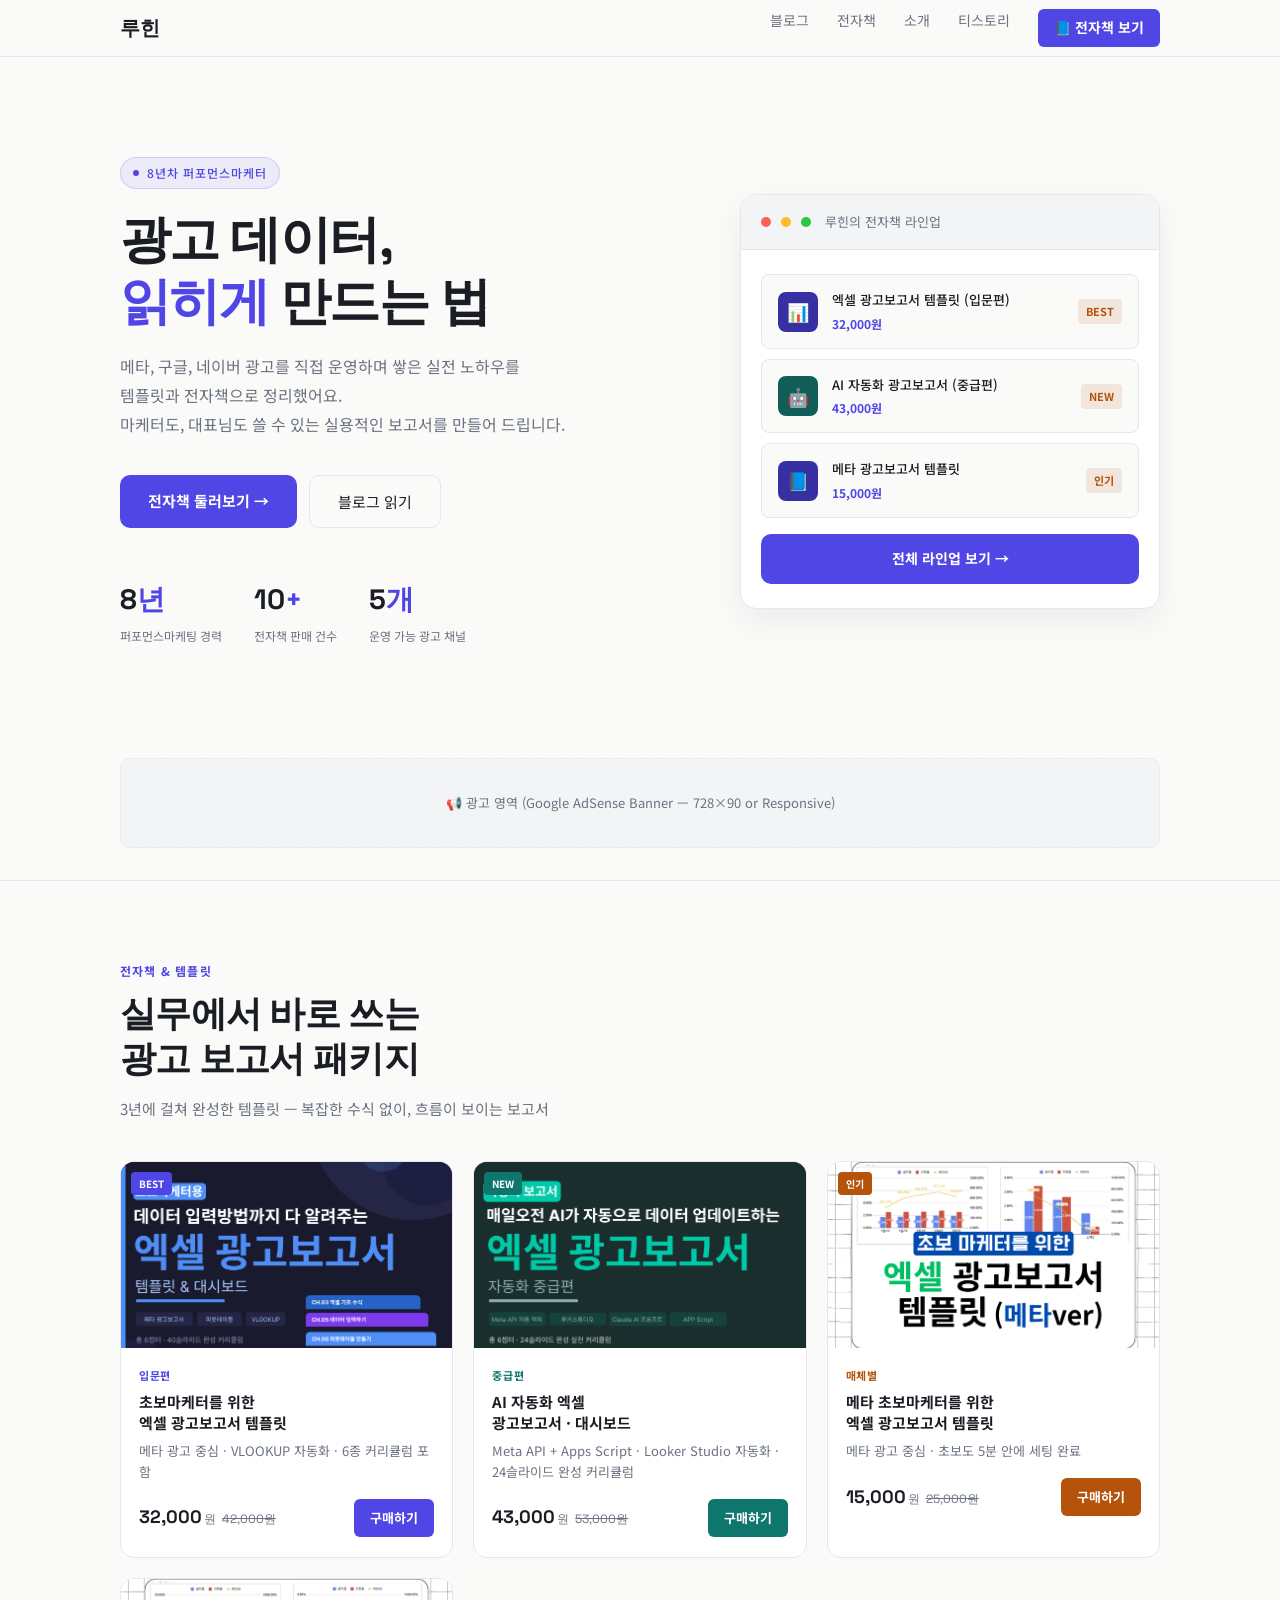
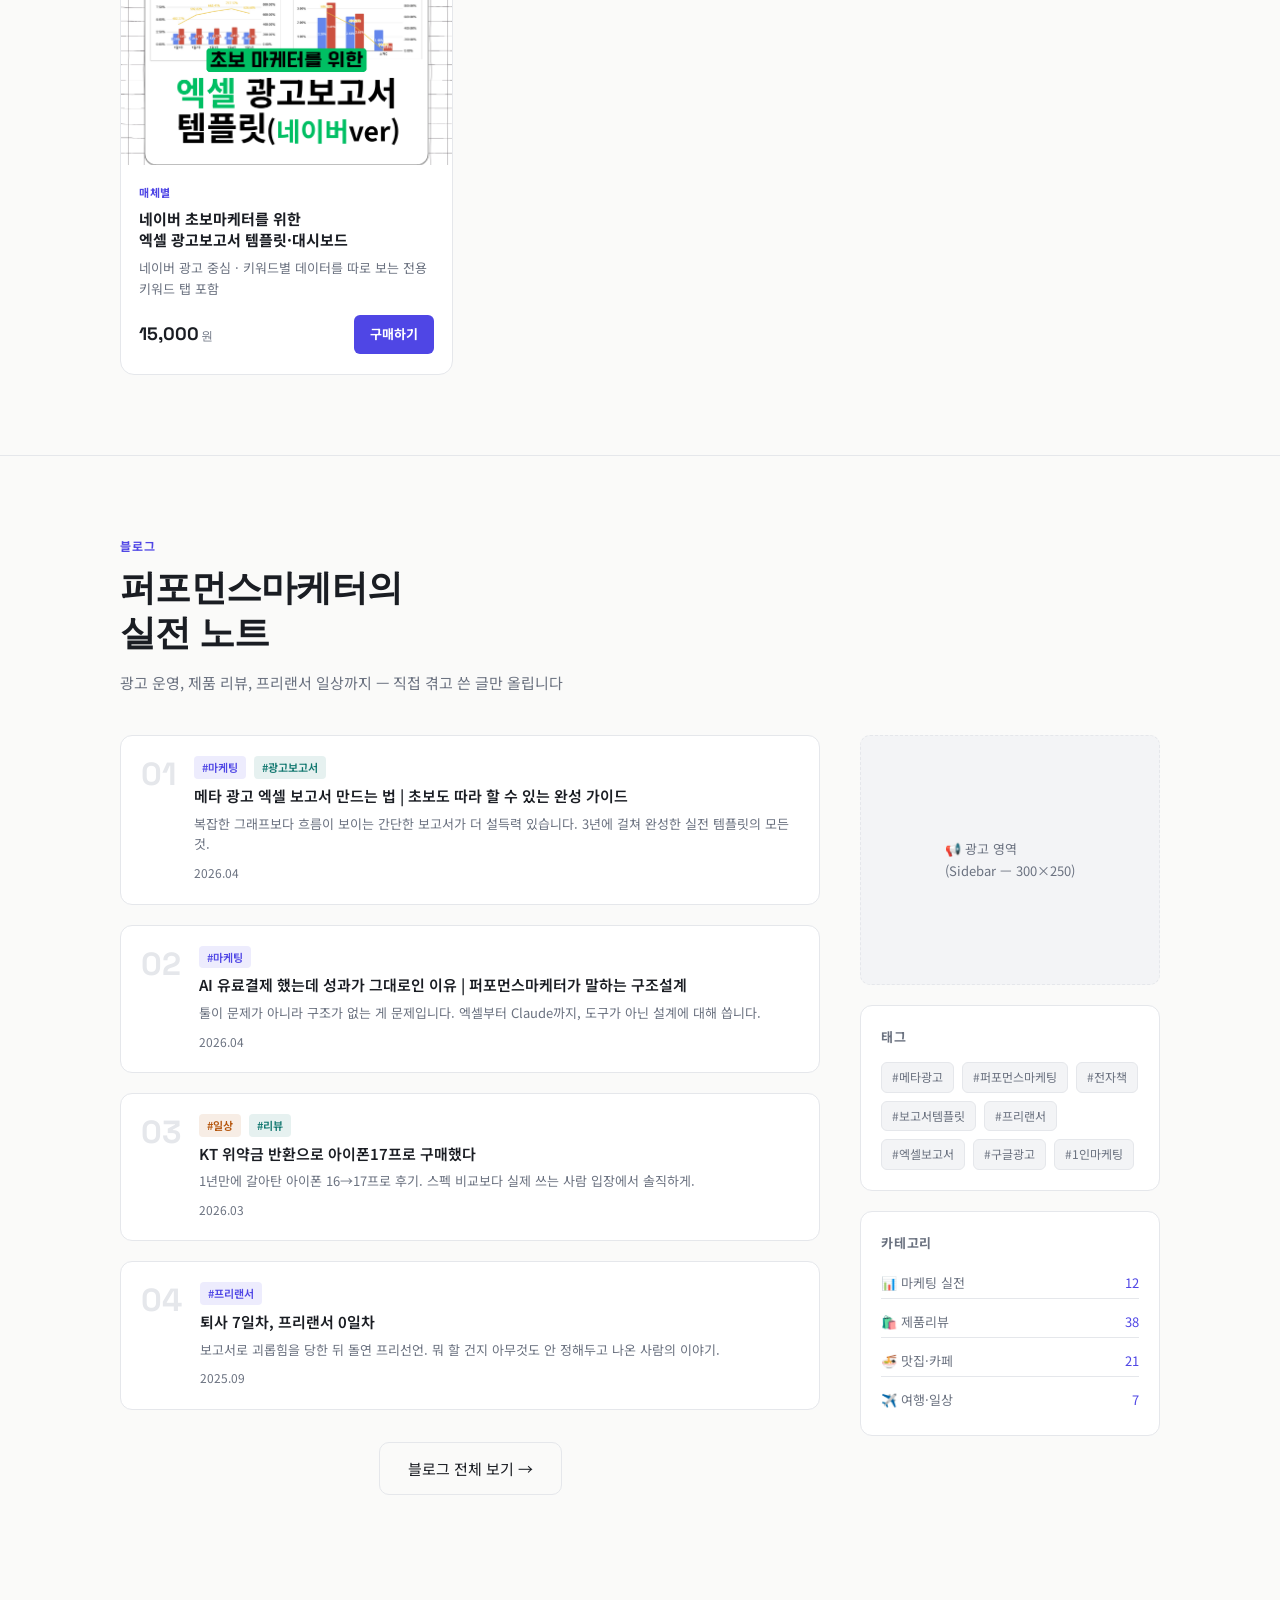
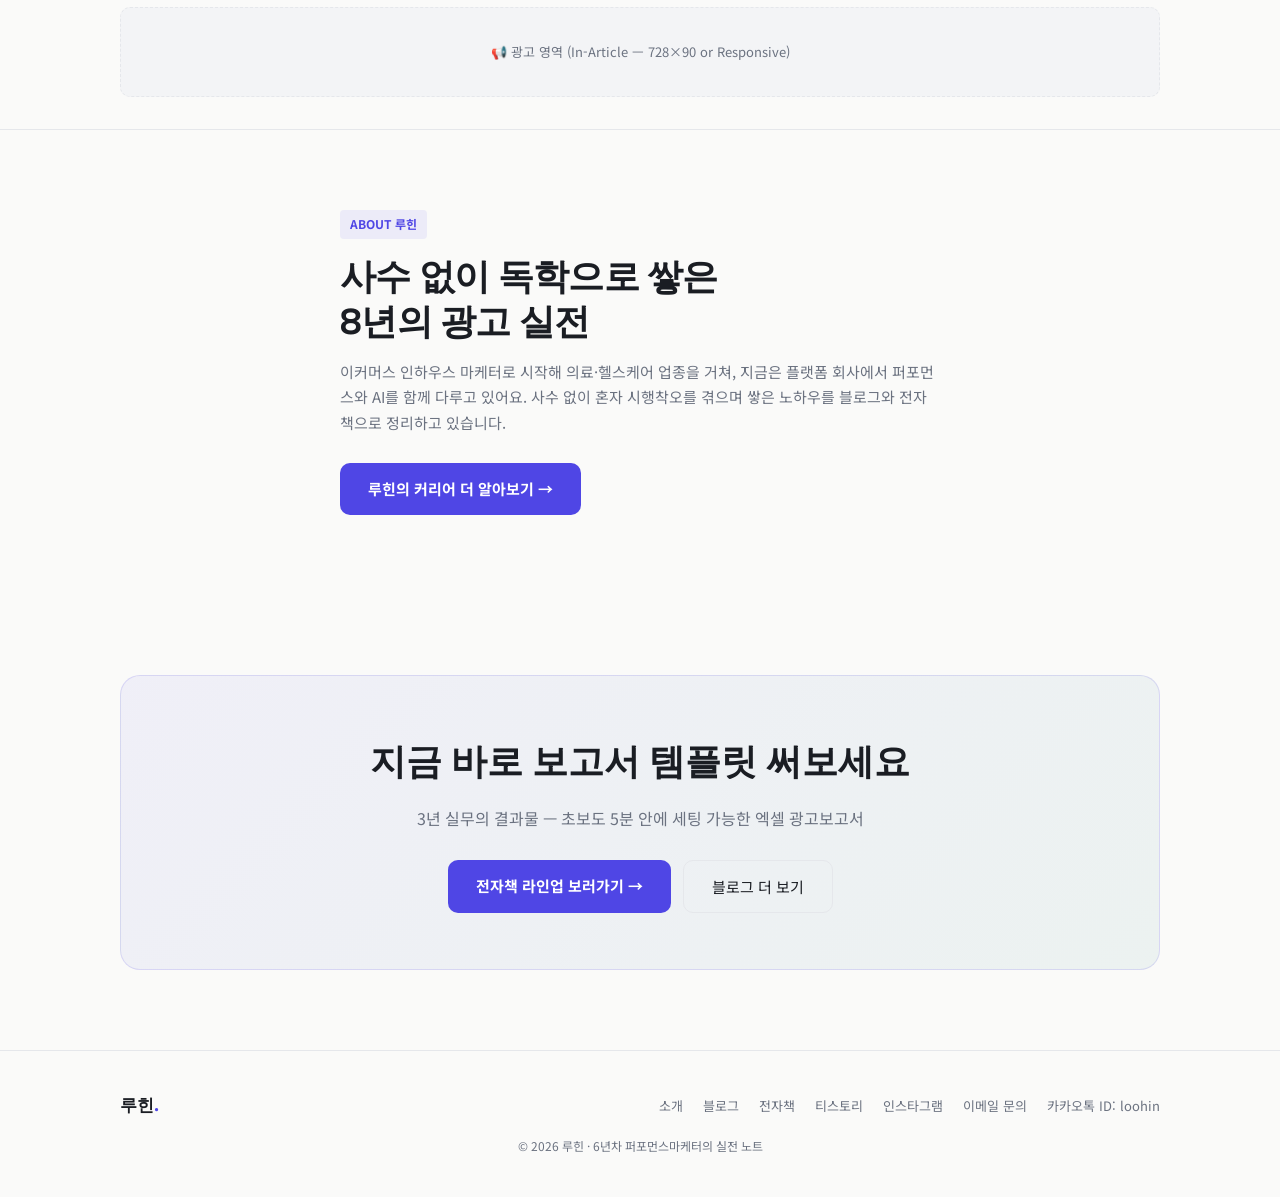
<file: index.html>
<!DOCTYPE html>
<html lang="ko">
<head>
<!-- Google Tag Manager -->
<script>(function(w,d,s,l,i){w[l]=w[l]||[];w[l].push({'gtm.start':
new Date().getTime(),event:'gtm.js'});var f=d.getElementsByTagName(s)[0],
j=d.createElement(s),dl=l!='dataLayer'?'&l='+l:'';j.async=true;j.src=
'https://www.googletagmanager.com/gtm.js?id='+i+dl;f.parentNode.insertBefore(j,f);
})(window,document,'script','dataLayer','GTM-K3PRHF26');</script>
<!-- End Google Tag Manager -->
  <meta charset="UTF-8" />
  <meta name="viewport" content="width=device-width, initial-scale=1.0" />
  <title>루힌 | 퍼포먼스마케터의 실전 노트</title>
  <meta name="description" content="6년차 퍼포먼스마케터 루힌의 마케팅 실전 노하우, 광고보고서 템플릿, 전자책 판매 페이지입니다." />
  <meta name="naver-site-verification" content="7a89698835a9684fa74a0b2531ac70e9eb70f420" />
  <meta name="google-adsense-account" content="ca-pub-1051620962597304">
  <!-- Google Fonts -->
  <link rel="preconnect" href="https://fonts.googleapis.com" />
  <link rel="preconnect" href="https://fonts.gstatic.com" crossorigin />
  <link href="https://fonts.googleapis.com/css2?family=Noto+Sans+KR:wght@300;400;500;700&family=Space+Grotesk:wght@500;700&display=swap" rel="stylesheet" />

  <!-- ★ 애드센스 스크립트 자리 (실제 코드로 교체) -->
  <!-- <script async src="https://pagead2.googlesyndication.com/pagead/js/adsbygoogle.js?client=ca-pub-XXXXXXXXXXXXXXXX" crossorigin="anonymous"></script> -->

  <link rel="stylesheet" href="/style.css" />
  <!-- (styles moved to /style.css) -->
</head>
<body>
<!-- Google Tag Manager (noscript) -->
<noscript><iframe src="https://www.googletagmanager.com/ns.html?id=GTM-K3PRHF26"
height="0" width="0" style="display:none;visibility:hidden"></iframe></noscript>
<!-- End Google Tag Manager (noscript) -->

<!-- ── NAV ────────────────────────────────────────────────── -->
<nav>
  <div class="wrap inner">
    <a href="/" class="logo">루힌</a>
    <div class="nav-links">
      <a href="/blog.html">블로그</a>
      <a href="/e-books.html">전자책</a>
      <a href="/about.html">소개</a>
      <a href="https://loohin.tistory.com" target="_blank">티스토리</a>
      <a href="/e-books.html" class="nav-cta">📘 전자책 보기</a>
    </div>
    <div class="hamburger" onclick="alert('모바일 메뉴 — 실제 구현 시 토글 추가')">☰</div>
  </div>
</nav>

<!-- ── HERO ───────────────────────────────────────────────── -->
<section class="hero">
  <div class="wrap">
    <div class="hero-grid">
      <div>
        <div class="hero-eyebrow">8년차 퍼포먼스마케터</div>
        <h1>광고 데이터,<br/><em>읽히게</em> 만드는 법</h1>
        <p class="hero-desc">
          메타, 구글, 네이버 광고를 직접 운영하며 쌓은 실전 노하우를<br />
          템플릿과 전자책으로 정리했어요.<br />
          마케터도, 대표님도 쓸 수 있는 실용적인 보고서를 만들어 드립니다.
        </p>
        <div class="hero-btns">
          <a href="/e-books.html" class="btn-primary">전자책 둘러보기 →</a>
          <a href="/blog.html" class="btn-secondary">블로그 읽기</a>
        </div>
        <div class="hero-stats">
          <div class="stat-item">
            <div class="stat-num">8<span>년</span></div>
            <div class="stat-label">퍼포먼스마케팅 경력</div>
          </div>
          <div class="stat-item">
            <div class="stat-num">10<span>+</span></div>
            <div class="stat-label">전자책 판매 건수</div>
          </div>
          <div class="stat-item">
            <div class="stat-num">5<span>개</span></div>
            <div class="stat-label">운영 가능 광고 채널</div>
          </div>
        </div>
      </div>

      <!-- 히어로 카드: 상품 미리보기 -->
      <div class="hero-card">
        <div class="hero-card-header">
          <div class="dot dot-r"></div>
          <div class="dot dot-y"></div>
          <div class="dot dot-g"></div>
          <span class="hero-card-title">루힌의 전자책 라인업</span>
        </div>
        <div class="hero-card-body">
          <div class="product-card-mini">
            <div class="product-icon icon-navy">📊</div>
            <div>
              <div class="product-name">엑셀 광고보고서 템플릿 (입문편)</div>
              <div class="product-price">32,000원</div>
            </div>
            <div class="product-badge">BEST</div>
          </div>
          <div class="product-card-mini">
            <div class="product-icon icon-teal">🤖</div>
            <div>
              <div class="product-name">AI 자동화 광고보고서 (중급편)</div>
              <div class="product-price">43,000원</div>
            </div>
            <div class="product-badge">NEW</div>
          </div>
          <div class="product-card-mini">
            <div class="product-icon icon-navy">📘</div>
            <div>
              <div class="product-name">메타 광고보고서 템플릿</div>
              <div class="product-price">15,000원</div>
            </div>
            <div class="product-badge">인기</div>
          </div>
          <a href="/e-books.html" class="btn-primary" style="display:block;text-align:center;margin-top:16px;font-size:14px;">
            전체 라인업 보기 →
          </a>
        </div>
      </div>
    </div>
  </div>
</section>

<!-- ── 애드센스 배너 (상단) ────────────────────────────────── -->
<div class="wrap">
  <div class="ad-slot">
    <!-- 실제 애드센스 코드로 교체하세요 -->
    📢 광고 영역 (Google AdSense Banner — 728×90 or Responsive)
  </div>
</div>

<hr class="divider" />

<!-- ── PRODUCTS ────────────────────────────────────────────── -->
<section class="section" id="products">
  <div class="wrap">
    <div class="section-label">전자책 & 템플릿</div>
    <div class="section-title">실무에서 바로 쓰는<br />광고 보고서 패키지</div>
    <p class="section-sub">3년에 걸쳐 완성한 템플릿 — 복잡한 수식 없이, 흐름이 보이는 보고서</p>

    <div class="products-grid">
      <!-- 상품 1 -->
      <div class="pcard">
        <a href="/e-books/excel-basic.html" class="pcard-thumb navy">
          <img src="/images/thumb-1.png" alt="초보마케터를 위한 엑셀 광고보고서 템플릿, 대시보드" />
          <div class="pcard-thumb-tag">BEST</div>
        </a>
        <div class="pcard-body">
          <div class="pcard-category">입문편</div>
          <a href="/e-books/excel-basic.html" class="pcard-title">초보마케터를 위한<br />엑셀 광고보고서 템플릿</a>
          <div class="pcard-desc">메타 광고 중심 · VLOOKUP 자동화 · 6종 커리큘럼 포함</div>
          <div class="pcard-footer">
            <div class="pcard-price">32,000<small>원</small><span class="pcard-price-original">42,000원</span></div>
            <a href="https://www.groble.im/products/cqSevc" target="_blank" class="pcard-btn">구매하기</a>
          </div>
        </div>
      </div>

      <!-- 상품 2 -->
      <div class="pcard">
        <a href="/e-books/ai-automation.html" class="pcard-thumb teal">
          <img src="/images/thumb-2.png" alt="AI 자동화 엑셀 광고보고서 템플릿, 대시보드" />
          <div class="pcard-thumb-tag" style="background:var(--accent2);">NEW</div>
        </a>
        <div class="pcard-body">
          <div class="pcard-category" style="color:var(--accent2);">중급편</div>
          <a href="/e-books/ai-automation.html" class="pcard-title">AI 자동화 엑셀<br />광고보고서 · 대시보드</a>
          <div class="pcard-desc">Meta API + Apps Script · Looker Studio 자동화 · 24슬라이드 완성 커리큘럼</div>
          <div class="pcard-footer">
            <div class="pcard-price">43,000<small>원</small><span class="pcard-price-original">53,000원</span></div>
            <a href="https://www.groble.im/products/d8UsYp" target="_blank" class="pcard-btn" style="background:var(--accent2);">구매하기</a>
          </div>
        </div>
      </div>

      <!-- 상품 3 -->
      <div class="pcard">
        <a href="/e-books/meta-template.html" class="pcard-thumb white">
          <img src="/images/thumb-3.png" alt="메타 초보마케터를 위한 엑셀 광고보고서 템플릿, 대시보드" />
          <div class="pcard-thumb-tag" style="background:var(--warn);color:#FFFFFF;">인기</div>
        </a>
        <div class="pcard-body">
          <div class="pcard-category" style="color:var(--warn);">매체별</div>
          <a href="/e-books/meta-template.html" class="pcard-title">메타 초보마케터를 위한<br />엑셀 광고보고서 템플릿</a>
          <div class="pcard-desc">메타 광고 중심 · 초보도 5분 안에 세팅 완료</div>
          <div class="pcard-footer">
            <div class="pcard-price">15,000<small>원</small><span class="pcard-price-original">25,000원</span></div>
            <a href="https://www.groble.im/products/u3KdR9" target="_blank" class="pcard-btn" style="background:var(--warn);">구매하기</a>
          </div>
        </div>
      </div>

      <!-- 상품 4 -->
      <div class="pcard">
        <a href="/e-books/naver-template.html" class="pcard-thumb green">
          <img src="/images/thumb-4.png" alt="네이버 초보마케터를 위한 엑셀 광고보고서 템플릿, 대시보드" />
        </a>
        <div class="pcard-body">
          <div class="pcard-category">매체별</div>
          <a href="/e-books/naver-template.html" class="pcard-title">네이버 초보마케터를 위한<br />엑셀 광고보고서 템플릿·대시보드</a>
          <div class="pcard-desc">네이버 광고 중심 · 키워드별 데이터를 따로 보는 전용 키워드 탭 포함</div>
          <div class="pcard-footer">
            <div class="pcard-price">15,000<small>원</small></div>
            <a href="https://www.groble.im/products/9UVRhi" target="_blank" class="pcard-btn">구매하기</a>
          </div>
        </div>
      </div>
    </div>
  </div>
</section>

<hr class="divider" />

<!-- ── BLOG ────────────────────────────────────────────────── -->
<section class="section" id="blog">
  <div class="wrap">
    <div class="section-label">블로그</div>
    <div class="section-title">퍼포먼스마케터의<br />실전 노트</div>
    <p class="section-sub">광고 운영, 제품 리뷰, 프리랜서 일상까지 — 직접 겪고 쓴 글만 올립니다</p>

    <div class="posts-layout">
      <div class="post-list">

        <a href="https://loohin.tistory.com/98" target="_blank" class="post-item">
          <div class="post-num">01</div>
          <div>
            <div class="post-meta-top">
              <span class="tag tag-marketing">#마케팅</span>
              <span class="tag tag-product">#광고보고서</span>
            </div>
            <div class="post-title">메타 광고 엑셀 보고서 만드는 법 | 초보도 따라 할 수 있는 완성 가이드</div>
            <div class="post-excerpt">복잡한 그래프보다 흐름이 보이는 간단한 보고서가 더 설득력 있습니다. 3년에 걸쳐 완성한 실전 템플릿의 모든 것.</div>
            <div class="post-date">2026.04</div>
          </div>
        </a>

        <a href="https://loohin.tistory.com/97" target="_blank" class="post-item">
          <div class="post-num">02</div>
          <div>
            <div class="post-meta-top">
              <span class="tag tag-marketing">#마케팅</span>
            </div>
            <div class="post-title">AI 유료결제 했는데 성과가 그대로인 이유 | 퍼포먼스마케터가 말하는 구조설계</div>
            <div class="post-excerpt">툴이 문제가 아니라 구조가 없는 게 문제입니다. 엑셀부터 Claude까지, 도구가 아닌 설계에 대해 씁니다.</div>
            <div class="post-date">2026.04</div>
          </div>
        </a>

        <a href="https://loohin.tistory.com/95" target="_blank" class="post-item">
          <div class="post-num">03</div>
          <div>
            <div class="post-meta-top">
              <span class="tag tag-life">#일상</span>
              <span class="tag tag-product">#리뷰</span>
            </div>
            <div class="post-title">KT 위약금 반환으로 아이폰17프로 구매했다</div>
            <div class="post-excerpt">1년만에 갈아탄 아이폰 16→17프로 후기. 스펙 비교보다 실제 쓰는 사람 입장에서 솔직하게.</div>
            <div class="post-date">2026.03</div>
          </div>
        </a>

        <a href="https://loohin.tistory.com/81" target="_blank" class="post-item">
          <div class="post-num">04</div>
          <div>
            <div class="post-meta-top">
              <span class="tag tag-marketing">#프리랜서</span>
            </div>
            <div class="post-title">퇴사 7일차, 프리랜서 0일차</div>
            <div class="post-excerpt">보고서로 괴롭힘을 당한 뒤 돌연 프리선언. 뭐 할 건지 아무것도 안 정해두고 나온 사람의 이야기.</div>
            <div class="post-date">2025.09</div>
          </div>
        </a>

        <div style="text-align:center;margin-top:12px;">
          <a href="/blog.html" class="btn-secondary" style="display:inline-block">
            블로그 전체 보기 →
          </a>
        </div>
      </div>

      <!-- 사이드바 -->
      <aside class="sidebar">
        <!-- 애드센스 (사이드바) -->
        <div class="ad-slot" style="min-height:250px;margin:0">
          📢 광고 영역<br/>(Sidebar — 300×250)
        </div>

        <div class="sidebar-card">
          <div class="sidebar-title">태그</div>
          <div class="tag-cloud">
            <a href="#">#메타광고</a>
            <a href="#">#퍼포먼스마케팅</a>
            <a href="#">#전자책</a>
            <a href="#">#보고서템플릿</a>
            <a href="#">#프리랜서</a>
            <a href="#">#엑셀보고서</a>
            <a href="#">#구글광고</a>
            <a href="#">#1인마케팅</a>
          </div>
        </div>

        <div class="sidebar-card">
          <div class="sidebar-title">카테고리</div>
          <div style="display:flex;flex-direction:column;gap:8px">
            <a href="#" style="display:flex;justify-content:space-between;font-size:13px;color:var(--muted);padding:4px 0;border-bottom:1px solid var(--border)">
              <span>📊 마케팅 실전</span><span style="color:var(--accent)">12</span>
            </a>
            <a href="#" style="display:flex;justify-content:space-between;font-size:13px;color:var(--muted);padding:4px 0;border-bottom:1px solid var(--border)">
              <span>🛍️ 제품리뷰</span><span style="color:var(--accent)">38</span>
            </a>
            <a href="#" style="display:flex;justify-content:space-between;font-size:13px;color:var(--muted);padding:4px 0;border-bottom:1px solid var(--border)">
              <span>🍜 맛집·카페</span><span style="color:var(--accent)">21</span>
            </a>
            <a href="#" style="display:flex;justify-content:space-between;font-size:13px;color:var(--muted);padding:4px 0">
              <span>✈️ 여행·일상</span><span style="color:var(--accent)">7</span>
            </a>
          </div>
        </div>
      </aside>
    </div>
  </div>
</section>

<!-- ── 애드센스 (콘텐츠 중간) ─────────────────────────────── -->
<div class="wrap">
  <div class="ad-slot">
    📢 광고 영역 (In-Article — 728×90 or Responsive)
  </div>
</div>

<hr class="divider" />

<!-- ── ABOUT (요약) ───────────────────────────────────────── -->
<section class="section" id="about">
  <div class="wrap" style="max-width:640px">
    <div class="about-label">ABOUT 루힌</div>
    <div class="section-title">사수 없이 독학으로 쌓은<br />8년의 광고 실전</div>
    <p class="section-sub" style="margin-bottom:28px">
      이커머스 인하우스 마케터로 시작해 의료·헬스케어 업종을 거쳐, 지금은 플랫폼 회사에서 퍼포먼스와 AI를 함께 다루고 있어요.
      사수 없이 혼자 시행착오를 겪으며 쌓은 노하우를 블로그와 전자책으로 정리하고 있습니다.
    </p>
    <a href="/about.html" class="btn-primary">루힌의 커리어 더 알아보기 →</a>
  </div>
</section>

<!-- ── CTA BAND ────────────────────────────────────────────── -->
<div class="wrap">
  <div class="cta-band">
    <h2>지금 바로 보고서 템플릿 써보세요</h2>
    <p>3년 실무의 결과물 — 초보도 5분 안에 세팅 가능한 엑셀 광고보고서</p>
    <div class="cta-btns">
      <a href="/e-books.html" class="btn-primary">전자책 라인업 보러가기 →</a>
      <a href="/blog.html" class="btn-secondary">블로그 더 보기</a>
    </div>
  </div>
</div>

<!-- ── FOOTER ──────────────────────────────────────────────── -->
<footer>
  <div class="wrap">
    <div class="footer-inner">
      <div class="footer-logo">루힌<span>.</span></div>
      <div class="footer-links">
        <a href="/about.html">소개</a>
        <a href="/blog.html">블로그</a>
        <a href="/e-books.html">전자책</a>
        <a href="https://loohin.tistory.com" target="_blank">티스토리</a>
        <a href="https://instagram.com" target="_blank">인스타그램</a>
        <a href="mailto:player.loohin@gmail.com">이메일 문의</a>
        <span style="font-size:13px;color:var(--muted)">카카오톡 ID: loohin</span>
      </div>
    </div>
    <p class="footer-copy">© 2026 루힌 · 6년차 퍼포먼스마케터의 실전 노트</p>
  </div>
</footer>

</body>
</html>
</file>
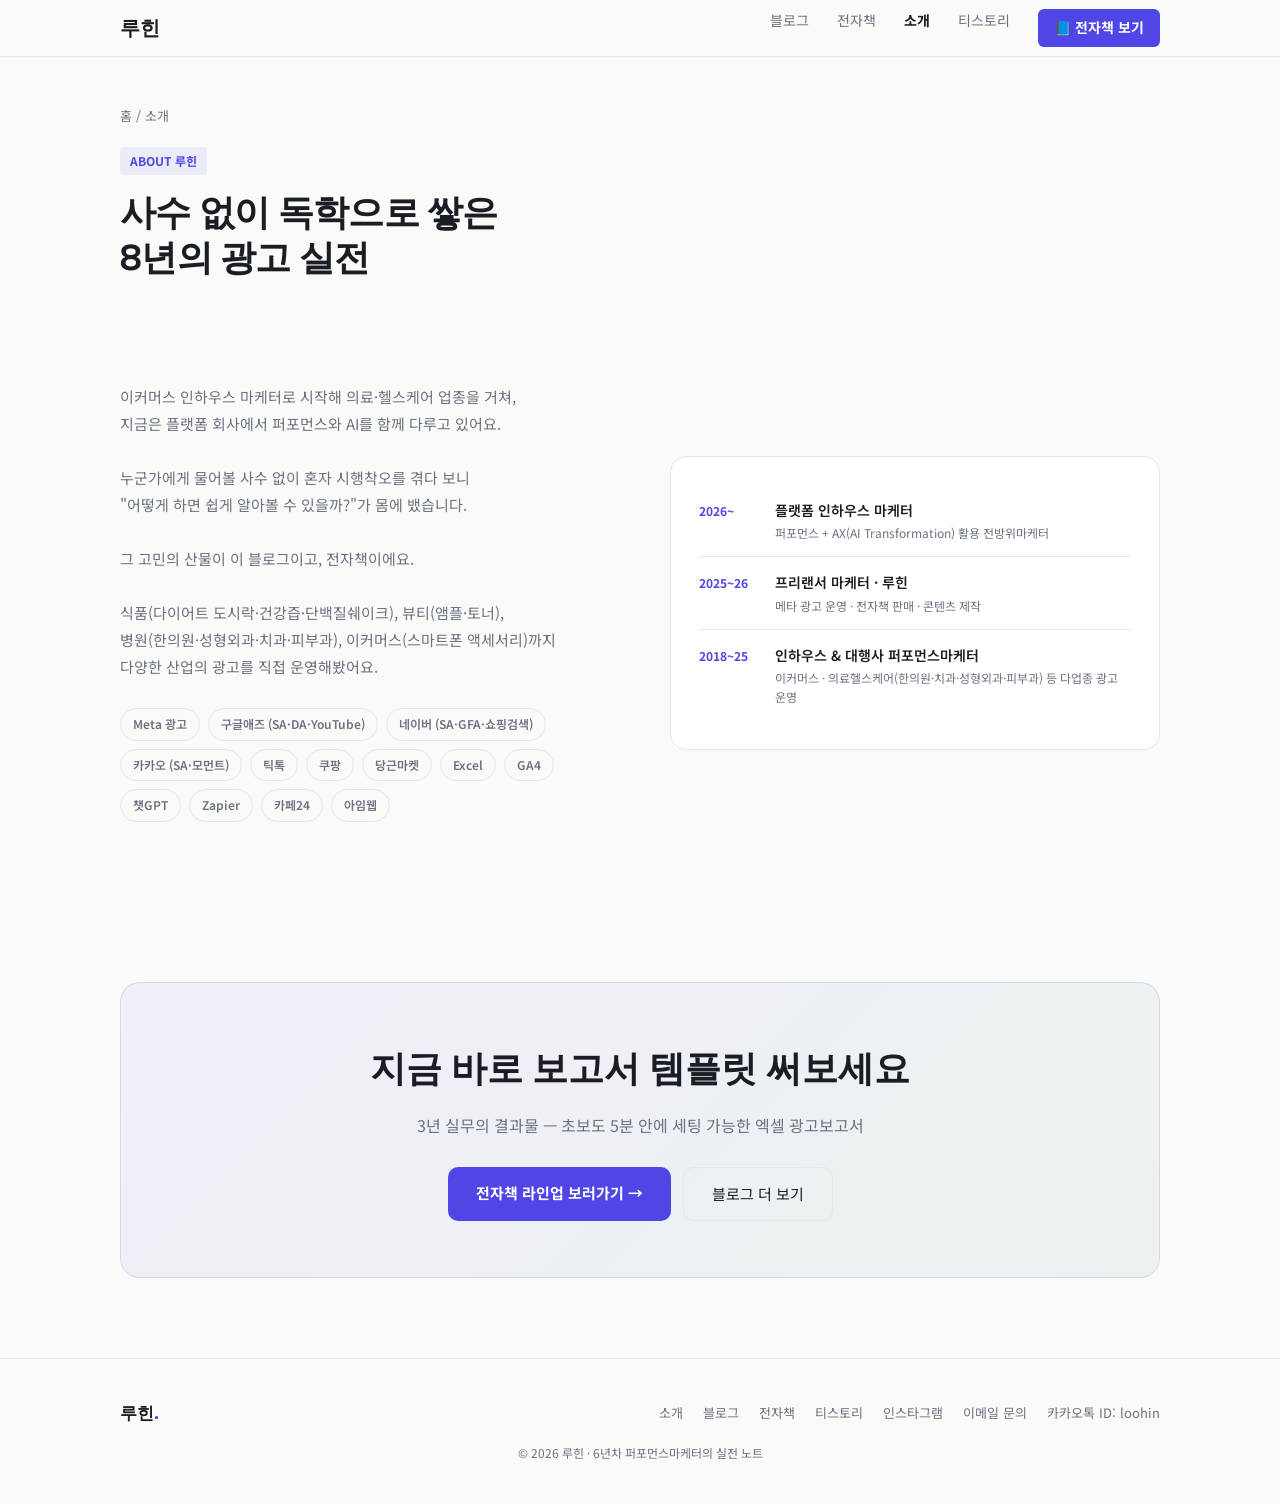
<file: about.html>
<!DOCTYPE html>
<html lang="ko">
<head>
<!-- Google Tag Manager -->
<script>(function(w,d,s,l,i){w[l]=w[l]||[];w[l].push({'gtm.start':
new Date().getTime(),event:'gtm.js'});var f=d.getElementsByTagName(s)[0],
j=d.createElement(s),dl=l!='dataLayer'?'&l='+l:'';j.async=true;j.src=
'https://www.googletagmanager.com/gtm.js?id='+i+dl;f.parentNode.insertBefore(j,f);
})(window,document,'script','dataLayer','GTM-K3PRHF26');</script>
<!-- End Google Tag Manager -->
  <meta charset="UTF-8" />
  <meta name="viewport" content="width=device-width, initial-scale=1.0" />
  <title>소개 | 루힌 - 8년차 퍼포먼스마케터</title>
  <meta name="description" content="이커머스부터 의료헬스케어까지, 8년간 다양한 업종의 광고를 운영해온 퍼포먼스마케터 루힌의 커리어와 이력을 소개합니다." />
  <link rel="preconnect" href="https://fonts.googleapis.com" />
  <link rel="preconnect" href="https://fonts.gstatic.com" crossorigin />
  <link href="https://fonts.googleapis.com/css2?family=Noto+Sans+KR:wght@300;400;500;700&family=Space+Grotesk:wght@500;700&display=swap" rel="stylesheet" />
  <link rel="stylesheet" href="/style.css" />
</head>
<body>
<!-- Google Tag Manager (noscript) -->
<noscript><iframe src="https://www.googletagmanager.com/ns.html?id=GTM-K3PRHF26"
height="0" width="0" style="display:none;visibility:hidden"></iframe></noscript>
<!-- End Google Tag Manager (noscript) -->

<!-- ── NAV ────────────────────────────────────────────────── -->
<nav>
  <div class="wrap inner">
    <a href="/" class="logo">루힌</a>
    <div class="nav-links">
      <a href="/blog.html">블로그</a>
      <a href="/e-books.html">전자책</a>
      <a href="/about.html" class="active">소개</a>
      <a href="https://loohin.tistory.com" target="_blank">티스토리</a>
      <a href="/e-books.html" class="nav-cta">📘 전자책 보기</a>
    </div>
    <div class="hamburger" onclick="alert('모바일 메뉴 — 실제 구현 시 토글 추가')">☰</div>
  </div>
</nav>

<!-- ── PAGE HEADER ────────────────────────────────────────── -->
<section class="section-sm" style="padding-top:48px">
  <div class="wrap">
    <div class="breadcrumb"><a href="/">홈</a> / 소개</div>
    <div class="about-label">ABOUT 루힌</div>
    <div class="section-title">사수 없이 독학으로 쌓은<br />8년의 광고 실전</div>
  </div>
</section>

<!-- ── ABOUT ───────────────────────────────────────────────── -->
<section class="section" style="padding-top:0">
  <div class="wrap">
    <div class="about-grid">
      <div>
        <p class="about-body">
          이커머스 인하우스 마케터로 시작해 의료·헬스케어 업종을 거쳐,<br />
          지금은 플랫폼 회사에서 퍼포먼스와 AI를 함께 다루고 있어요.<br /><br />
          누군가에게 물어볼 사수 없이 혼자 시행착오를 겪다 보니<br />
          "어떻게 하면 쉽게 알아볼 수 있을까?"가 몸에 뱄습니다.<br /><br />
          그 고민의 산물이 이 블로그이고, 전자책이에요.<br /><br />
          식품(다이어트 도시락·건강즙·단백질쉐이크), 뷰티(앰플·토너),<br />
          병원(한의원·성형외과·치과·피부과), 이커머스(스마트폰 액세서리)까지<br />
          다양한 산업의 광고를 직접 운영해봤어요.
        </p>
        <div class="skills-list">
          <span class="skill-chip">Meta 광고</span>
          <span class="skill-chip">구글애즈 (SA·DA·YouTube)</span>
          <span class="skill-chip">네이버 (SA·GFA·쇼핑검색)</span>
          <span class="skill-chip">카카오 (SA·모먼트)</span>
          <span class="skill-chip">틱톡</span>
          <span class="skill-chip">쿠팡</span>
          <span class="skill-chip">당근마켓</span>
          <span class="skill-chip">Excel</span>
          <span class="skill-chip">GA4</span>
          <span class="skill-chip">챗GPT</span>
          <span class="skill-chip">Zapier</span>
          <span class="skill-chip">카페24</span>
          <span class="skill-chip">아임웹</span>
        </div>
      </div>
      <div class="about-right">
        <div class="career-row">
          <div class="career-year">2026~</div>
          <div class="career-content">
            <strong>플랫폼 인하우스 마케터</strong>
            <span>퍼포먼스 + AX(AI Transformation) 활용 전방위마케터</span>
          </div>
        </div>
        <div class="career-row">
          <div class="career-year">2025~26</div>
          <div class="career-content">
            <strong>프리랜서 마케터 · 루힌</strong>
            <span>메타 광고 운영 · 전자책 판매 · 콘텐츠 제작</span>
          </div>
        </div>
        <div class="career-row">
          <div class="career-year">2018~25</div>
          <div class="career-content">
            <strong>인하우스 & 대행사 퍼포먼스마케터</strong>
            <span>이커머스 · 의료헬스케어(한의원·치과·성형외과·피부과) 등 다업종 광고 운영</span>
          </div>
        </div>
      </div>
    </div>
  </div>
</section>

<!-- ── CTA BAND ────────────────────────────────────────────── -->
<div class="wrap">
  <div class="cta-band">
    <h2>지금 바로 보고서 템플릿 써보세요</h2>
    <p>3년 실무의 결과물 — 초보도 5분 안에 세팅 가능한 엑셀 광고보고서</p>
    <div class="cta-btns">
      <a href="/e-books.html" class="btn-primary">전자책 라인업 보러가기 →</a>
      <a href="/blog.html" class="btn-secondary">블로그 더 보기</a>
    </div>
  </div>
</div>

<!-- ── FOOTER ──────────────────────────────────────────────── -->
<footer>
  <div class="wrap">
    <div class="footer-inner">
      <div class="footer-logo">루힌<span>.</span></div>
      <div class="footer-links">
        <a href="/about.html">소개</a>
        <a href="/blog.html">블로그</a>
        <a href="/e-books.html">전자책</a>
        <a href="https://loohin.tistory.com" target="_blank">티스토리</a>
        <a href="https://instagram.com" target="_blank">인스타그램</a>
        <a href="mailto:player.loohin@gmail.com">이메일 문의</a>
        <span style="font-size:13px;color:var(--muted)">카카오톡 ID: loohin</span>
      </div>
    </div>
    <p class="footer-copy">© 2026 루힌 · 6년차 퍼포먼스마케터의 실전 노트</p>
  </div>
</footer>

</body>
</html>
</file>
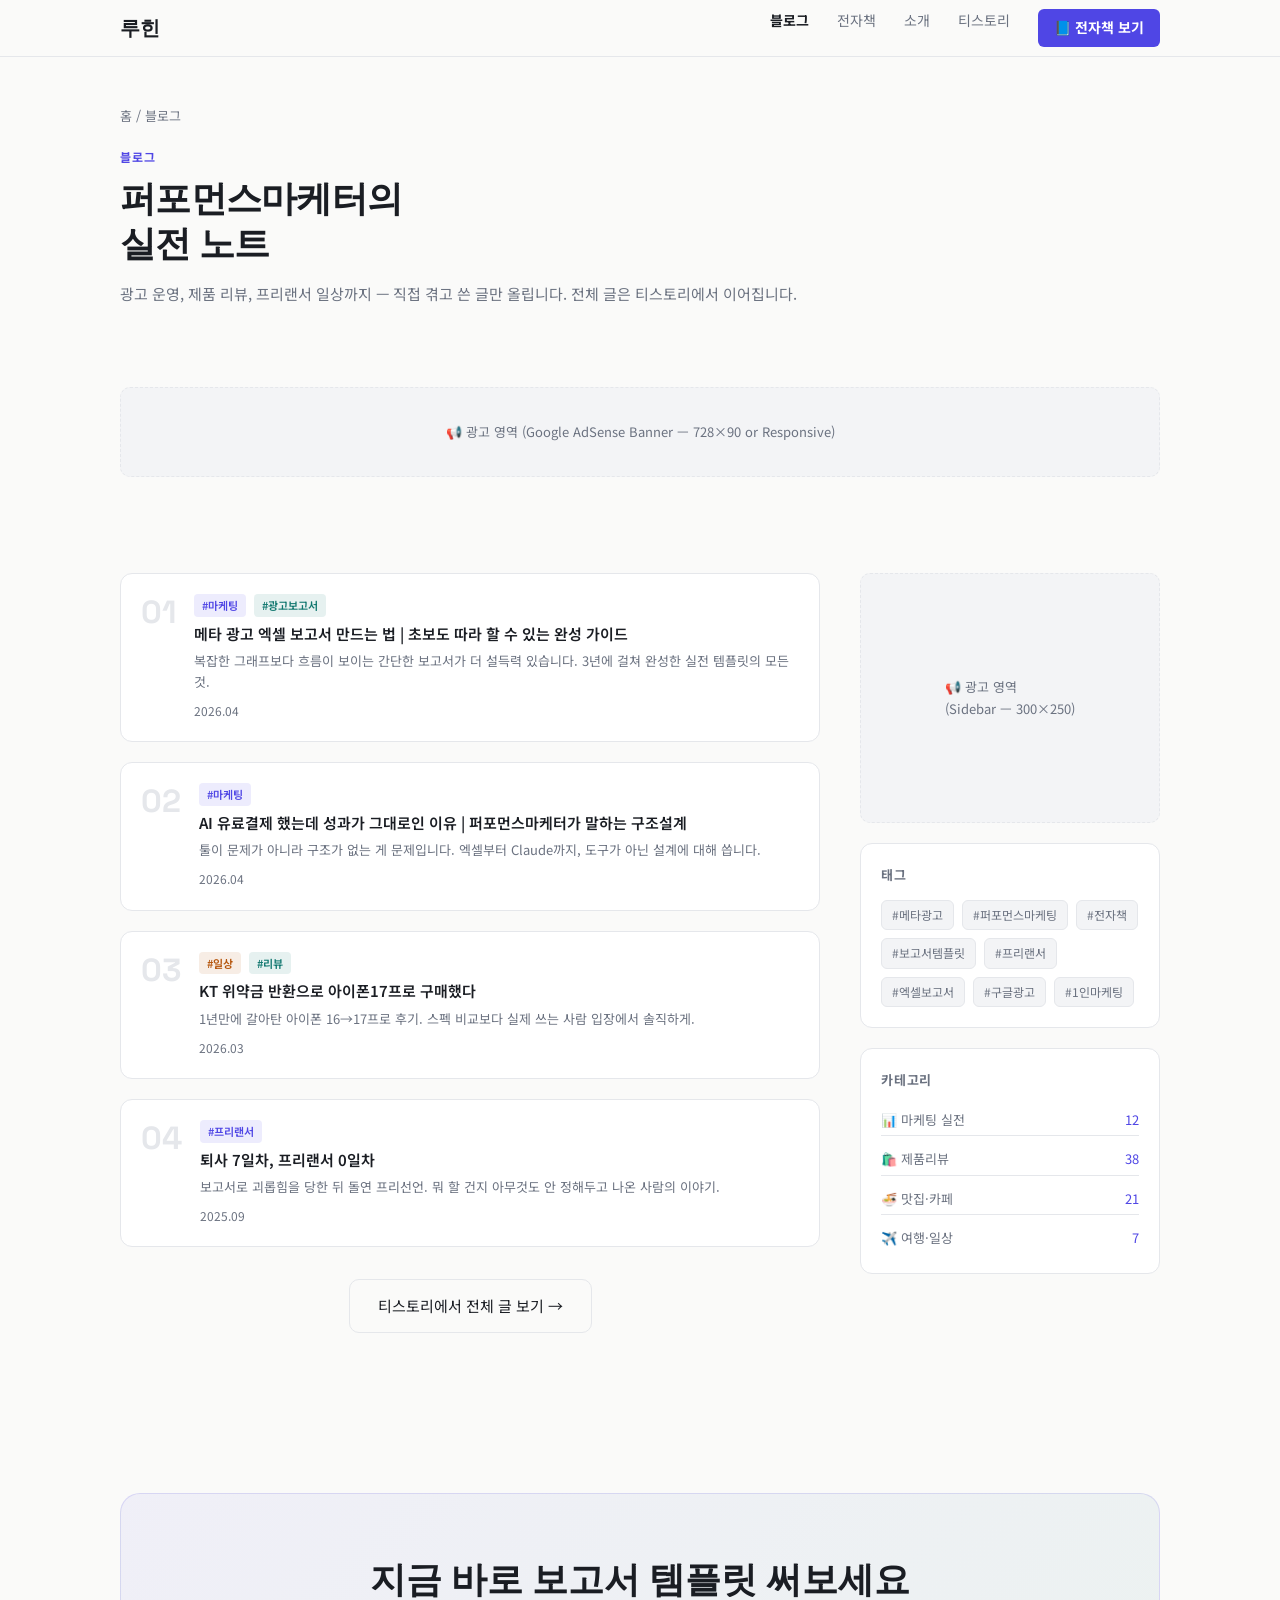
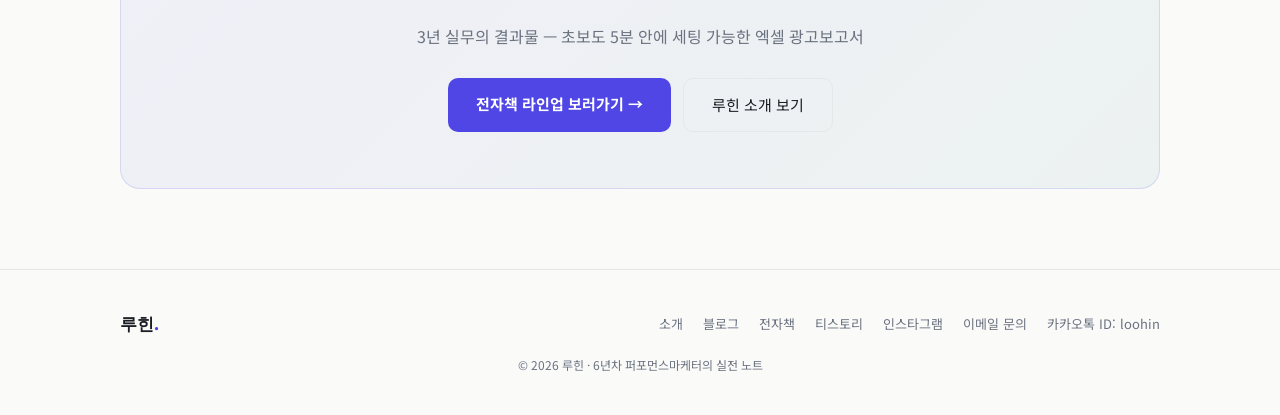
<file: blog.html>
<!DOCTYPE html>
<html lang="ko">
<head>
<!-- Google Tag Manager -->
<script>(function(w,d,s,l,i){w[l]=w[l]||[];w[l].push({'gtm.start':
new Date().getTime(),event:'gtm.js'});var f=d.getElementsByTagName(s)[0],
j=d.createElement(s),dl=l!='dataLayer'?'&l='+l:'';j.async=true;j.src=
'https://www.googletagmanager.com/gtm.js?id='+i+dl;f.parentNode.insertBefore(j,f);
})(window,document,'script','dataLayer','GTM-K3PRHF26');</script>
<!-- End Google Tag Manager -->
  <meta charset="UTF-8" />
  <meta name="viewport" content="width=device-width, initial-scale=1.0" />
  <title>블로그 | 루힌 - 퍼포먼스마케터의 실전 노트</title>
  <meta name="description" content="메타·구글·네이버 광고 운영 노하우, 광고보고서 템플릿 제작기, 프리랜서 마케터의 일상까지 — 루힌의 블로그 글 모음입니다." />
  <link rel="preconnect" href="https://fonts.googleapis.com" />
  <link rel="preconnect" href="https://fonts.gstatic.com" crossorigin />
  <link href="https://fonts.googleapis.com/css2?family=Noto+Sans+KR:wght@300;400;500;700&family=Space+Grotesk:wght@500;700&display=swap" rel="stylesheet" />
  <link rel="stylesheet" href="/style.css" />
</head>
<body>
<!-- Google Tag Manager (noscript) -->
<noscript><iframe src="https://www.googletagmanager.com/ns.html?id=GTM-K3PRHF26"
height="0" width="0" style="display:none;visibility:hidden"></iframe></noscript>
<!-- End Google Tag Manager (noscript) -->

<!-- ── NAV ────────────────────────────────────────────────── -->
<nav>
  <div class="wrap inner">
    <a href="/" class="logo">루힌</a>
    <div class="nav-links">
      <a href="/blog.html" class="active">블로그</a>
      <a href="/e-books.html">전자책</a>
      <a href="/about.html">소개</a>
      <a href="https://loohin.tistory.com" target="_blank">티스토리</a>
      <a href="/e-books.html" class="nav-cta">📘 전자책 보기</a>
    </div>
    <div class="hamburger" onclick="alert('모바일 메뉴 — 실제 구현 시 토글 추가')">☰</div>
  </div>
</nav>

<!-- ── PAGE HEADER ────────────────────────────────────────── -->
<section class="section-sm" style="padding-top:48px">
  <div class="wrap">
    <div class="breadcrumb"><a href="/">홈</a> / 블로그</div>
    <div class="section-label">블로그</div>
    <div class="section-title">퍼포먼스마케터의<br />실전 노트</div>
    <p class="section-sub">광고 운영, 제품 리뷰, 프리랜서 일상까지 — 직접 겪고 쓴 글만 올립니다. 전체 글은 티스토리에서 이어집니다.</p>
  </div>
</section>

<!-- ── 애드센스 배너 (상단) ────────────────────────────────── -->
<div class="wrap">
  <div class="ad-slot">
    📢 광고 영역 (Google AdSense Banner — 728×90 or Responsive)
  </div>
</div>

<!-- ── POSTS ───────────────────────────────────────────────── -->
<section class="section" style="padding-top:24px">
  <div class="wrap">
    <div class="posts-layout">
      <div class="post-list">

        <a href="https://loohin.tistory.com/98" target="_blank" class="post-item">
          <div class="post-num">01</div>
          <div>
            <div class="post-meta-top">
              <span class="tag tag-marketing">#마케팅</span>
              <span class="tag tag-product">#광고보고서</span>
            </div>
            <div class="post-title">메타 광고 엑셀 보고서 만드는 법 | 초보도 따라 할 수 있는 완성 가이드</div>
            <div class="post-excerpt">복잡한 그래프보다 흐름이 보이는 간단한 보고서가 더 설득력 있습니다. 3년에 걸쳐 완성한 실전 템플릿의 모든 것.</div>
            <div class="post-date">2026.04</div>
          </div>
        </a>

        <a href="https://loohin.tistory.com/97" target="_blank" class="post-item">
          <div class="post-num">02</div>
          <div>
            <div class="post-meta-top">
              <span class="tag tag-marketing">#마케팅</span>
            </div>
            <div class="post-title">AI 유료결제 했는데 성과가 그대로인 이유 | 퍼포먼스마케터가 말하는 구조설계</div>
            <div class="post-excerpt">툴이 문제가 아니라 구조가 없는 게 문제입니다. 엑셀부터 Claude까지, 도구가 아닌 설계에 대해 씁니다.</div>
            <div class="post-date">2026.04</div>
          </div>
        </a>

        <a href="https://loohin.tistory.com/95" target="_blank" class="post-item">
          <div class="post-num">03</div>
          <div>
            <div class="post-meta-top">
              <span class="tag tag-life">#일상</span>
              <span class="tag tag-product">#리뷰</span>
            </div>
            <div class="post-title">KT 위약금 반환으로 아이폰17프로 구매했다</div>
            <div class="post-excerpt">1년만에 갈아탄 아이폰 16→17프로 후기. 스펙 비교보다 실제 쓰는 사람 입장에서 솔직하게.</div>
            <div class="post-date">2026.03</div>
          </div>
        </a>

        <a href="https://loohin.tistory.com/81" target="_blank" class="post-item">
          <div class="post-num">04</div>
          <div>
            <div class="post-meta-top">
              <span class="tag tag-marketing">#프리랜서</span>
            </div>
            <div class="post-title">퇴사 7일차, 프리랜서 0일차</div>
            <div class="post-excerpt">보고서로 괴롭힘을 당한 뒤 돌연 프리선언. 뭐 할 건지 아무것도 안 정해두고 나온 사람의 이야기.</div>
            <div class="post-date">2025.09</div>
          </div>
        </a>

        <div style="text-align:center;margin-top:12px;">
          <a href="https://loohin.tistory.com" target="_blank" class="btn-secondary" style="display:inline-block">
            티스토리에서 전체 글 보기 →
          </a>
        </div>
      </div>

      <!-- 사이드바 -->
      <aside class="sidebar">
        <!-- 애드센스 (사이드바) -->
        <div class="ad-slot" style="min-height:250px;margin:0">
          📢 광고 영역<br/>(Sidebar — 300×250)
        </div>

        <div class="sidebar-card">
          <div class="sidebar-title">태그</div>
          <div class="tag-cloud">
            <a href="#">#메타광고</a>
            <a href="#">#퍼포먼스마케팅</a>
            <a href="#">#전자책</a>
            <a href="#">#보고서템플릿</a>
            <a href="#">#프리랜서</a>
            <a href="#">#엑셀보고서</a>
            <a href="#">#구글광고</a>
            <a href="#">#1인마케팅</a>
          </div>
        </div>

        <div class="sidebar-card">
          <div class="sidebar-title">카테고리</div>
          <div style="display:flex;flex-direction:column;gap:8px">
            <a href="#" style="display:flex;justify-content:space-between;font-size:13px;color:var(--muted);padding:4px 0;border-bottom:1px solid var(--border)">
              <span>📊 마케팅 실전</span><span style="color:var(--accent)">12</span>
            </a>
            <a href="#" style="display:flex;justify-content:space-between;font-size:13px;color:var(--muted);padding:4px 0;border-bottom:1px solid var(--border)">
              <span>🛍️ 제품리뷰</span><span style="color:var(--accent)">38</span>
            </a>
            <a href="#" style="display:flex;justify-content:space-between;font-size:13px;color:var(--muted);padding:4px 0;border-bottom:1px solid var(--border)">
              <span>🍜 맛집·카페</span><span style="color:var(--accent)">21</span>
            </a>
            <a href="#" style="display:flex;justify-content:space-between;font-size:13px;color:var(--muted);padding:4px 0">
              <span>✈️ 여행·일상</span><span style="color:var(--accent)">7</span>
            </a>
          </div>
        </div>
      </aside>
    </div>
  </div>
</section>

<!-- ── CTA BAND ────────────────────────────────────────────── -->
<div class="wrap">
  <div class="cta-band">
    <h2>지금 바로 보고서 템플릿 써보세요</h2>
    <p>3년 실무의 결과물 — 초보도 5분 안에 세팅 가능한 엑셀 광고보고서</p>
    <div class="cta-btns">
      <a href="/e-books.html" class="btn-primary">전자책 라인업 보러가기 →</a>
      <a href="/about.html" class="btn-secondary">루힌 소개 보기</a>
    </div>
  </div>
</div>

<!-- ── FOOTER ──────────────────────────────────────────────── -->
<footer>
  <div class="wrap">
    <div class="footer-inner">
      <div class="footer-logo">루힌<span>.</span></div>
      <div class="footer-links">
        <a href="/about.html">소개</a>
        <a href="/blog.html">블로그</a>
        <a href="/e-books.html">전자책</a>
        <a href="https://loohin.tistory.com" target="_blank">티스토리</a>
        <a href="https://instagram.com" target="_blank">인스타그램</a>
        <a href="mailto:player.loohin@gmail.com">이메일 문의</a>
        <span style="font-size:13px;color:var(--muted)">카카오톡 ID: loohin</span>
      </div>
    </div>
    <p class="footer-copy">© 2026 루힌 · 6년차 퍼포먼스마케터의 실전 노트</p>
  </div>
</footer>

</body>
</html>
</file>
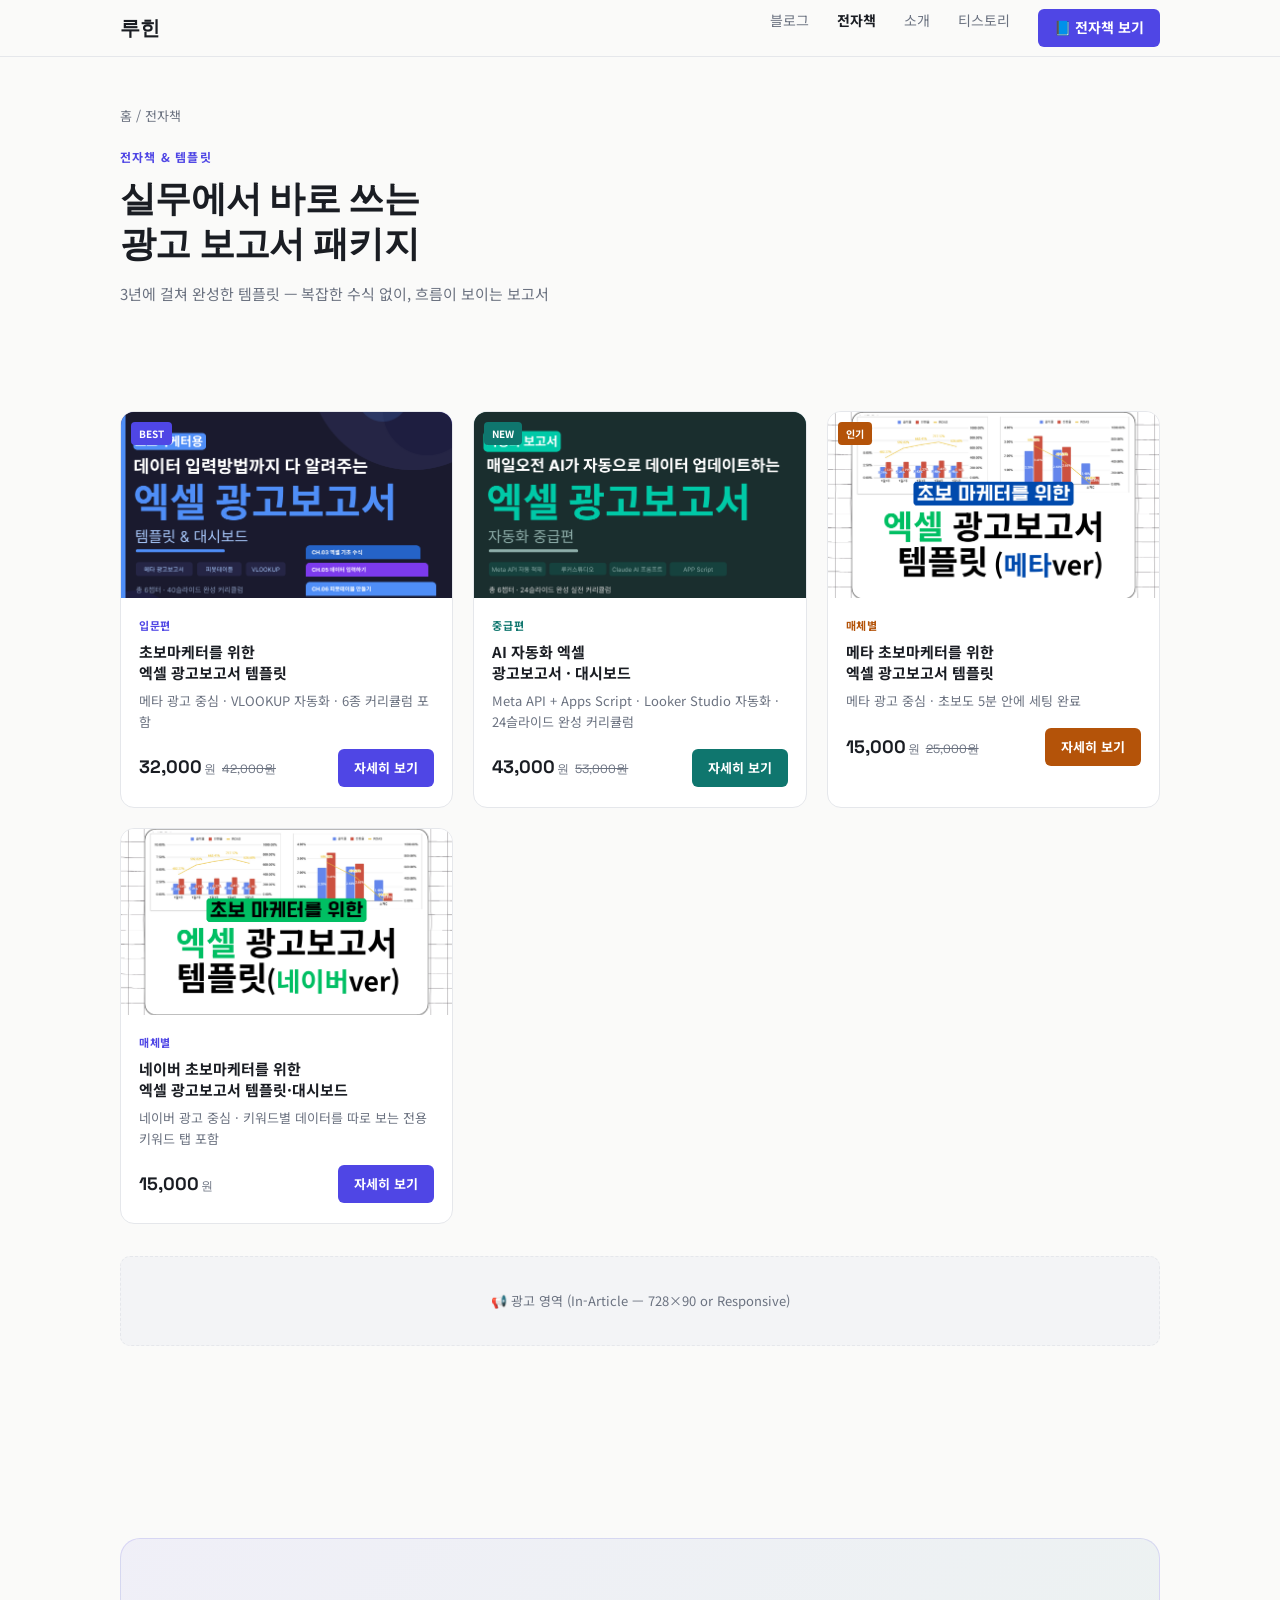
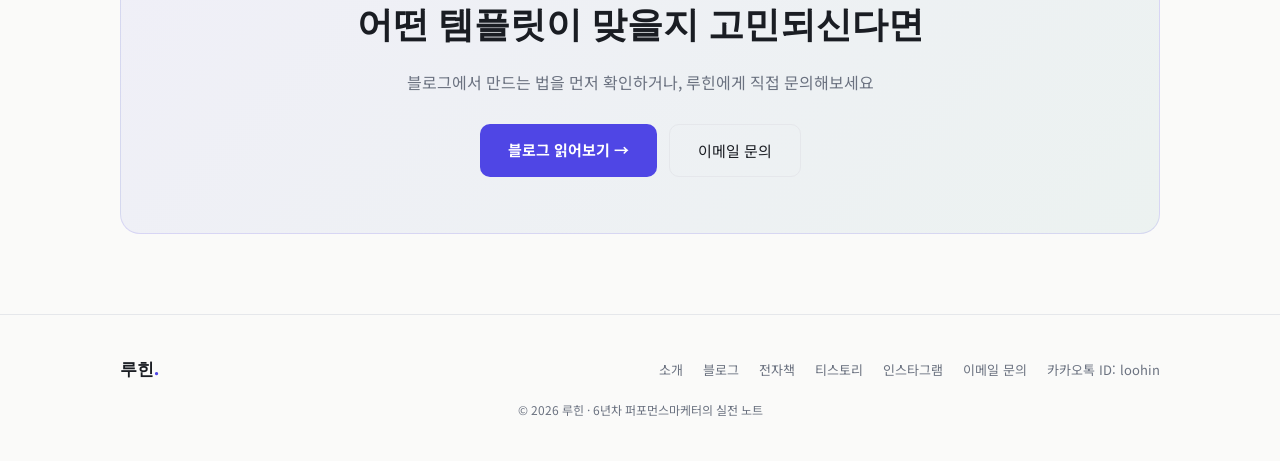
<file: e-books.html>
<!DOCTYPE html>
<html lang="ko">
<head>
<!-- Google Tag Manager -->
<script>(function(w,d,s,l,i){w[l]=w[l]||[];w[l].push({'gtm.start':
new Date().getTime(),event:'gtm.js'});var f=d.getElementsByTagName(s)[0],
j=d.createElement(s),dl=l!='dataLayer'?'&l='+l:'';j.async=true;j.src=
'https://www.googletagmanager.com/gtm.js?id='+i+dl;f.parentNode.insertBefore(j,f);
})(window,document,'script','dataLayer','GTM-K3PRHF26');</script>
<!-- End Google Tag Manager -->
  <meta charset="UTF-8" />
  <meta name="viewport" content="width=device-width, initial-scale=1.0" />
  <title>전자책 &amp; 템플릿 | 루힌 - 광고보고서 템플릿</title>
  <meta name="description" content="메타·구글 광고 보고서를 실무에서 바로 쓸 수 있는 엑셀 템플릿과 전자책. 입문편부터 AI 자동화까지 루힌의 전자책 라인업을 확인하세요." />
  <link rel="preconnect" href="https://fonts.googleapis.com" />
  <link rel="preconnect" href="https://fonts.gstatic.com" crossorigin />
  <link href="https://fonts.googleapis.com/css2?family=Noto+Sans+KR:wght@300;400;500;700&family=Space+Grotesk:wght@500;700&display=swap" rel="stylesheet" />
  <link rel="stylesheet" href="/style.css" />
</head>
<body>
<!-- Google Tag Manager (noscript) -->
<noscript><iframe src="https://www.googletagmanager.com/ns.html?id=GTM-K3PRHF26"
height="0" width="0" style="display:none;visibility:hidden"></iframe></noscript>
<!-- End Google Tag Manager (noscript) -->

<!-- ── NAV ────────────────────────────────────────────────── -->
<nav>
  <div class="wrap inner">
    <a href="/" class="logo">루힌</a>
    <div class="nav-links">
      <a href="/blog.html">블로그</a>
      <a href="/e-books.html" class="active">전자책</a>
      <a href="/about.html">소개</a>
      <a href="https://loohin.tistory.com" target="_blank">티스토리</a>
      <a href="/e-books.html" class="nav-cta">📘 전자책 보기</a>
    </div>
    <div class="hamburger" onclick="alert('모바일 메뉴 — 실제 구현 시 토글 추가')">☰</div>
  </div>
</nav>

<!-- ── PAGE HEADER ────────────────────────────────────────── -->
<section class="section-sm" style="padding-top:48px">
  <div class="wrap">
    <div class="breadcrumb"><a href="/">홈</a> / 전자책</div>
    <div class="section-label">전자책 & 템플릿</div>
    <div class="section-title">실무에서 바로 쓰는<br />광고 보고서 패키지</div>
    <p class="section-sub">3년에 걸쳐 완성한 템플릿 — 복잡한 수식 없이, 흐름이 보이는 보고서</p>
  </div>
</section>

<!-- ── PRODUCTS ────────────────────────────────────────────── -->
<section class="section" style="padding-top:16px">
  <div class="wrap">
    <div class="products-grid">
      <!-- 상품 1 -->
      <div class="pcard">
        <a href="/e-books/excel-basic.html" class="pcard-thumb navy">
          <img src="/images/thumb-1.png" alt="초보마케터를 위한 엑셀 광고보고서 템플릿, 대시보드" />
          <div class="pcard-thumb-tag">BEST</div>
        </a>
        <div class="pcard-body">
          <div class="pcard-category">입문편</div>
          <a href="/e-books/excel-basic.html" class="pcard-title">초보마케터를 위한<br />엑셀 광고보고서 템플릿</a>
          <div class="pcard-desc">메타 광고 중심 · VLOOKUP 자동화 · 6종 커리큘럼 포함</div>
          <div class="pcard-footer">
            <div class="pcard-price">32,000<small>원</small><span class="pcard-price-original">42,000원</span></div>
            <a href="/e-books/excel-basic.html" class="pcard-btn">자세히 보기</a>
          </div>
        </div>
      </div>

      <!-- 상품 2 -->
      <div class="pcard">
        <a href="/e-books/ai-automation.html" class="pcard-thumb teal">
          <img src="/images/thumb-2.png" alt="AI 자동화 엑셀 광고보고서 템플릿, 대시보드" />
          <div class="pcard-thumb-tag" style="background:var(--accent2);">NEW</div>
        </a>
        <div class="pcard-body">
          <div class="pcard-category" style="color:var(--accent2);">중급편</div>
          <a href="/e-books/ai-automation.html" class="pcard-title">AI 자동화 엑셀<br />광고보고서 · 대시보드</a>
          <div class="pcard-desc">Meta API + Apps Script · Looker Studio 자동화 · 24슬라이드 완성 커리큘럼</div>
          <div class="pcard-footer">
            <div class="pcard-price">43,000<small>원</small><span class="pcard-price-original">53,000원</span></div>
            <a href="/e-books/ai-automation.html" class="pcard-btn" style="background:var(--accent2);">자세히 보기</a>
          </div>
        </div>
      </div>

      <!-- 상품 3 -->
      <div class="pcard">
        <a href="/e-books/meta-template.html" class="pcard-thumb white">
          <img src="/images/thumb-3.png" alt="메타 초보마케터를 위한 엑셀 광고보고서 템플릿, 대시보드" />
          <div class="pcard-thumb-tag" style="background:var(--warn);color:#FFFFFF;">인기</div>
        </a>
        <div class="pcard-body">
          <div class="pcard-category" style="color:var(--warn);">매체별</div>
          <a href="/e-books/meta-template.html" class="pcard-title">메타 초보마케터를 위한<br />엑셀 광고보고서 템플릿</a>
          <div class="pcard-desc">메타 광고 중심 · 초보도 5분 안에 세팅 완료</div>
          <div class="pcard-footer">
            <div class="pcard-price">15,000<small>원</small><span class="pcard-price-original">25,000원</span></div>
            <a href="/e-books/meta-template.html" class="pcard-btn" style="background:var(--warn);">자세히 보기</a>
          </div>
        </div>
      </div>

      <!-- 상품 4 -->
      <div class="pcard">
        <a href="/e-books/naver-template.html" class="pcard-thumb green">
          <img src="/images/thumb-4.png" alt="네이버 초보마케터를 위한 엑셀 광고보고서 템플릿, 대시보드" />
        </a>
        <div class="pcard-body">
          <div class="pcard-category">매체별</div>
          <a href="/e-books/naver-template.html" class="pcard-title">네이버 초보마케터를 위한<br />엑셀 광고보고서 템플릿·대시보드</a>
          <div class="pcard-desc">네이버 광고 중심 · 키워드별 데이터를 따로 보는 전용 키워드 탭 포함</div>
          <div class="pcard-footer">
            <div class="pcard-price">15,000<small>원</small></div>
            <a href="/e-books/naver-template.html" class="pcard-btn">자세히 보기</a>
          </div>
        </div>
      </div>
    </div>

    <div class="ad-slot">
      📢 광고 영역 (In-Article — 728×90 or Responsive)
    </div>
  </div>
</section>

<!-- ── CTA BAND ────────────────────────────────────────────── -->
<div class="wrap">
  <div class="cta-band">
    <h2>어떤 템플릿이 맞을지 고민되신다면</h2>
    <p>블로그에서 만드는 법을 먼저 확인하거나, 루힌에게 직접 문의해보세요</p>
    <div class="cta-btns">
      <a href="/blog.html" class="btn-primary">블로그 읽어보기 →</a>
      <a href="mailto:player.loohin@gmail.com" class="btn-secondary">이메일 문의</a>
    </div>
  </div>
</div>

<!-- ── FOOTER ──────────────────────────────────────────────── -->
<footer>
  <div class="wrap">
    <div class="footer-inner">
      <div class="footer-logo">루힌<span>.</span></div>
      <div class="footer-links">
        <a href="/about.html">소개</a>
        <a href="/blog.html">블로그</a>
        <a href="/e-books.html">전자책</a>
        <a href="https://loohin.tistory.com" target="_blank">티스토리</a>
        <a href="https://instagram.com" target="_blank">인스타그램</a>
        <a href="mailto:player.loohin@gmail.com">이메일 문의</a>
        <span style="font-size:13px;color:var(--muted)">카카오톡 ID: loohin</span>
      </div>
    </div>
    <p class="footer-copy">© 2026 루힌 · 6년차 퍼포먼스마케터의 실전 노트</p>
  </div>
</footer>

</body>
</html>
</file>
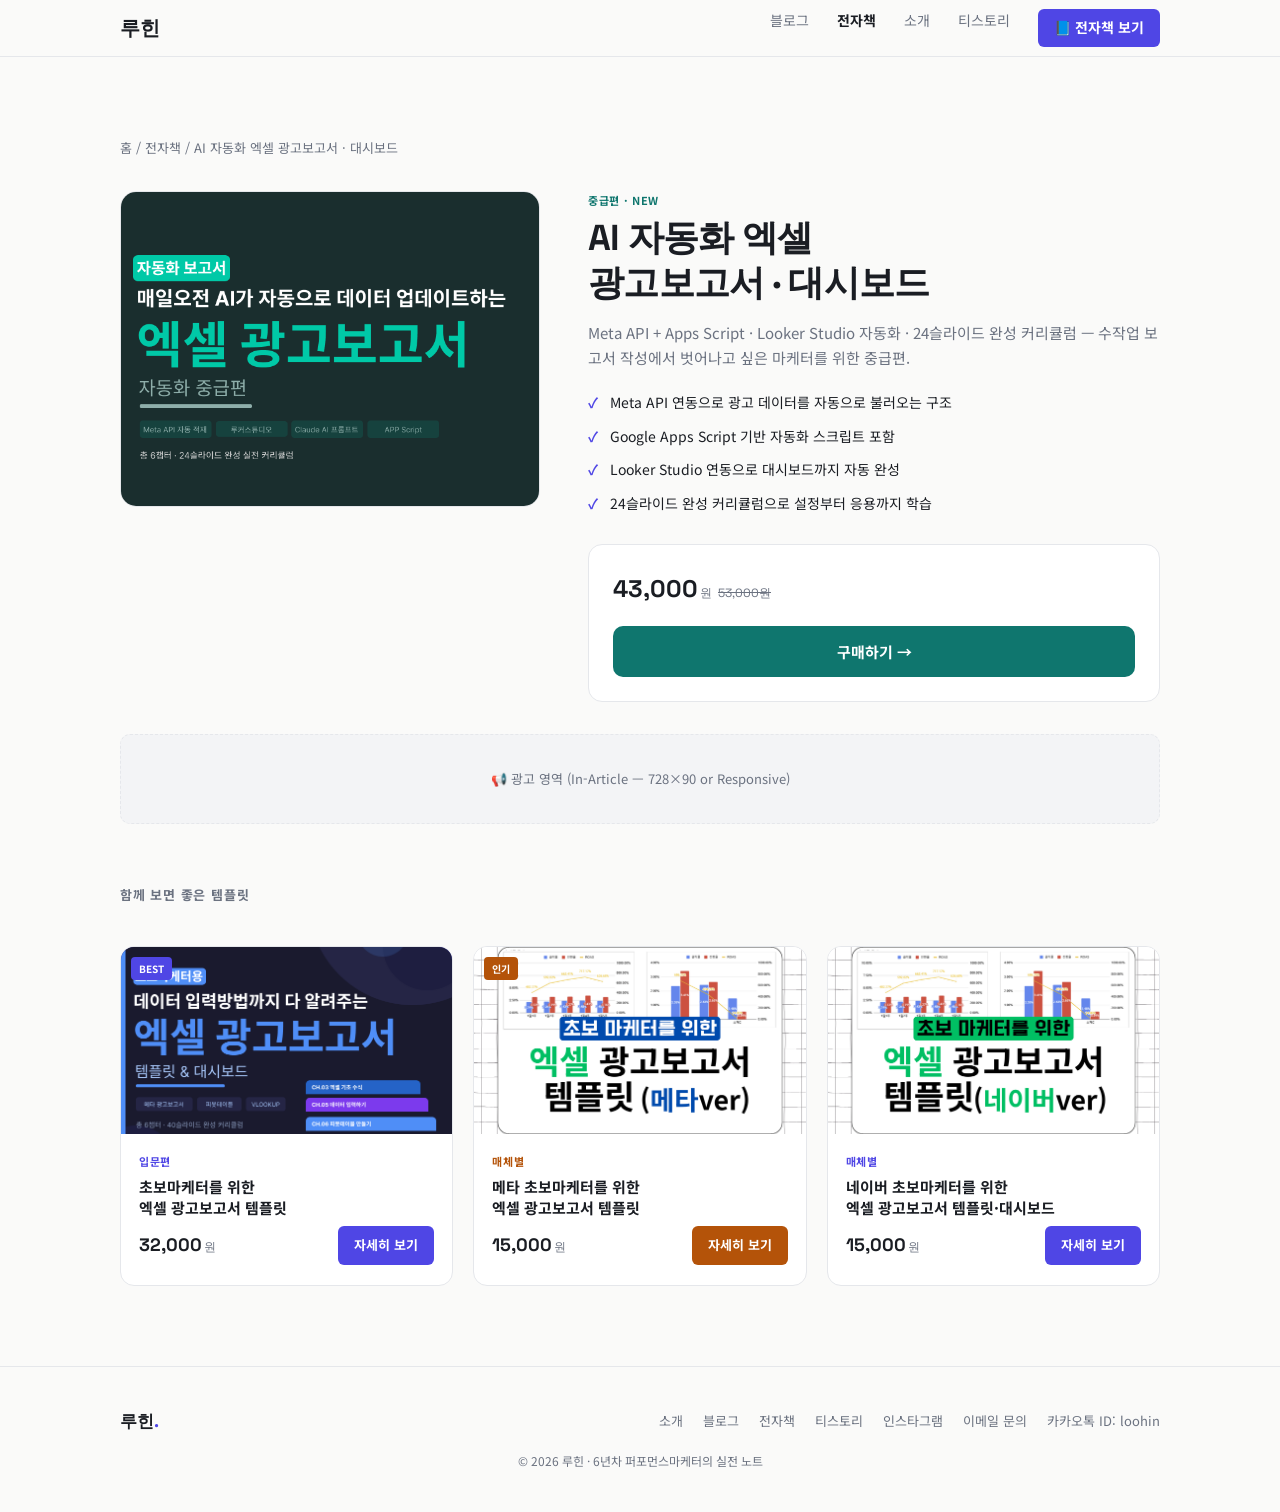
<file: e-books/ai-automation.html>
<!DOCTYPE html>
<html lang="ko">
<head>
<!-- Google Tag Manager -->
<script>(function(w,d,s,l,i){w[l]=w[l]||[];w[l].push({'gtm.start':
new Date().getTime(),event:'gtm.js'});var f=d.getElementsByTagName(s)[0],
j=d.createElement(s),dl=l!='dataLayer'?'&l='+l:'';j.async=true;j.src=
'https://www.googletagmanager.com/gtm.js?id='+i+dl;f.parentNode.insertBefore(j,f);
})(window,document,'script','dataLayer','GTM-K3PRHF26');</script>
<!-- End Google Tag Manager -->
  <meta charset="UTF-8" />
  <meta name="viewport" content="width=device-width, initial-scale=1.0" />
  <title>AI 자동화 엑셀 광고보고서 · 대시보드 | 루힌 전자책</title>
  <meta name="description" content="Meta API + Apps Script, Looker Studio 자동화까지 — AI로 자동화한 엑셀 광고보고서 대시보드. 24슬라이드 완성 커리큘럼, 43,000원." />
  <link rel="preconnect" href="https://fonts.googleapis.com" />
  <link rel="preconnect" href="https://fonts.gstatic.com" crossorigin />
  <link href="https://fonts.googleapis.com/css2?family=Noto+Sans+KR:wght@300;400;500;700&family=Space+Grotesk:wght@500;700&display=swap" rel="stylesheet" />
  <link rel="stylesheet" href="/style.css" />
</head>
<body>
<!-- Google Tag Manager (noscript) -->
<noscript><iframe src="https://www.googletagmanager.com/ns.html?id=GTM-K3PRHF26"
height="0" width="0" style="display:none;visibility:hidden"></iframe></noscript>
<!-- End Google Tag Manager (noscript) -->

<!-- ── NAV ────────────────────────────────────────────────── -->
<nav>
  <div class="wrap inner">
    <a href="/" class="logo">루힌</a>
    <div class="nav-links">
      <a href="/blog.html">블로그</a>
      <a href="/e-books.html" class="active">전자책</a>
      <a href="/about.html">소개</a>
      <a href="https://loohin.tistory.com" target="_blank">티스토리</a>
      <a href="/e-books.html" class="nav-cta">📘 전자책 보기</a>
    </div>
    <div class="hamburger" onclick="alert('모바일 메뉴 — 실제 구현 시 토글 추가')">☰</div>
  </div>
</nav>

<!-- ── DETAIL ──────────────────────────────────────────────── -->
<section class="section">
  <div class="wrap">
    <div class="breadcrumb"><a href="/">홈</a> / <a href="/e-books.html">전자책</a> / AI 자동화 엑셀 광고보고서 · 대시보드</div>

    <div class="detail-grid">
      <div class="detail-thumb">
        <img src="/images/thumb-2.png" alt="AI 자동화 엑셀 광고보고서 템플릿, 대시보드" />
      </div>

      <div>
        <div class="pcard-category" style="color:var(--accent2);">중급편 · NEW</div>
        <h1 class="section-title">AI 자동화 엑셀<br />광고보고서 · 대시보드</h1>
        <p class="section-sub">Meta API + Apps Script · Looker Studio 자동화 · 24슬라이드 완성 커리큘럼 — 수작업 보고서 작성에서 벗어나고 싶은 마케터를 위한 중급편.</p>

        <ul class="feature-list">
          <li>Meta API 연동으로 광고 데이터를 자동으로 불러오는 구조</li>
          <li>Google Apps Script 기반 자동화 스크립트 포함</li>
          <li>Looker Studio 연동으로 대시보드까지 자동 완성</li>
          <li>24슬라이드 완성 커리큘럼으로 설정부터 응용까지 학습</li>
        </ul>

        <div class="detail-price-box">
          <div class="pcard-price" style="font-size:24px">43,000<small>원</small><span class="pcard-price-original">53,000원</span></div>
          <a href="https://www.groble.im/products/d8UsYp" target="_blank" class="btn-primary" style="display:block;text-align:center;margin-top:16px;background:var(--accent2);">구매하기 →</a>
        </div>
      </div>
    </div>

    <div class="ad-slot">
      📢 광고 영역 (In-Article — 728×90 or Responsive)
    </div>

    <!-- ── RELATED ──────────────────────────────────────────── -->
    <div class="related-label">함께 보면 좋은 템플릿</div>
    <div class="products-grid">
      <div class="pcard">
        <a href="/e-books/excel-basic.html" class="pcard-thumb navy">
          <img src="/images/thumb-1.png" alt="초보마케터를 위한 엑셀 광고보고서 템플릿, 대시보드" />
          <div class="pcard-thumb-tag">BEST</div>
        </a>
        <div class="pcard-body">
          <div class="pcard-category">입문편</div>
          <a href="/e-books/excel-basic.html" class="pcard-title">초보마케터를 위한<br />엑셀 광고보고서 템플릿</a>
          <div class="pcard-footer">
            <div class="pcard-price">32,000<small>원</small></div>
            <a href="/e-books/excel-basic.html" class="pcard-btn">자세히 보기</a>
          </div>
        </div>
      </div>
      <div class="pcard">
        <a href="/e-books/meta-template.html" class="pcard-thumb white">
          <img src="/images/thumb-3.png" alt="메타 초보마케터를 위한 엑셀 광고보고서 템플릿, 대시보드" />
          <div class="pcard-thumb-tag" style="background:var(--warn);color:#FFFFFF;">인기</div>
        </a>
        <div class="pcard-body">
          <div class="pcard-category" style="color:var(--warn);">매체별</div>
          <a href="/e-books/meta-template.html" class="pcard-title">메타 초보마케터를 위한<br />엑셀 광고보고서 템플릿</a>
          <div class="pcard-footer">
            <div class="pcard-price">15,000<small>원</small></div>
            <a href="/e-books/meta-template.html" class="pcard-btn" style="background:var(--warn);">자세히 보기</a>
          </div>
        </div>
      </div>
      <div class="pcard">
        <a href="/e-books/naver-template.html" class="pcard-thumb green">
          <img src="/images/thumb-4.png" alt="네이버 초보마케터를 위한 엑셀 광고보고서 템플릿, 대시보드" />
        </a>
        <div class="pcard-body">
          <div class="pcard-category">매체별</div>
          <a href="/e-books/naver-template.html" class="pcard-title">네이버 초보마케터를 위한<br />엑셀 광고보고서 템플릿·대시보드</a>
          <div class="pcard-footer">
            <div class="pcard-price">15,000<small>원</small></div>
            <a href="/e-books/naver-template.html" class="pcard-btn">자세히 보기</a>
          </div>
        </div>
      </div>
    </div>
  </div>
</section>

<!-- ── FOOTER ──────────────────────────────────────────────── -->
<footer>
  <div class="wrap">
    <div class="footer-inner">
      <div class="footer-logo">루힌<span>.</span></div>
      <div class="footer-links">
        <a href="/about.html">소개</a>
        <a href="/blog.html">블로그</a>
        <a href="/e-books.html">전자책</a>
        <a href="https://loohin.tistory.com" target="_blank">티스토리</a>
        <a href="https://instagram.com" target="_blank">인스타그램</a>
        <a href="mailto:player.loohin@gmail.com">이메일 문의</a>
        <span style="font-size:13px;color:var(--muted)">카카오톡 ID: loohin</span>
      </div>
    </div>
    <p class="footer-copy">© 2026 루힌 · 6년차 퍼포먼스마케터의 실전 노트</p>
  </div>
</footer>

</body>
</html>
</file>
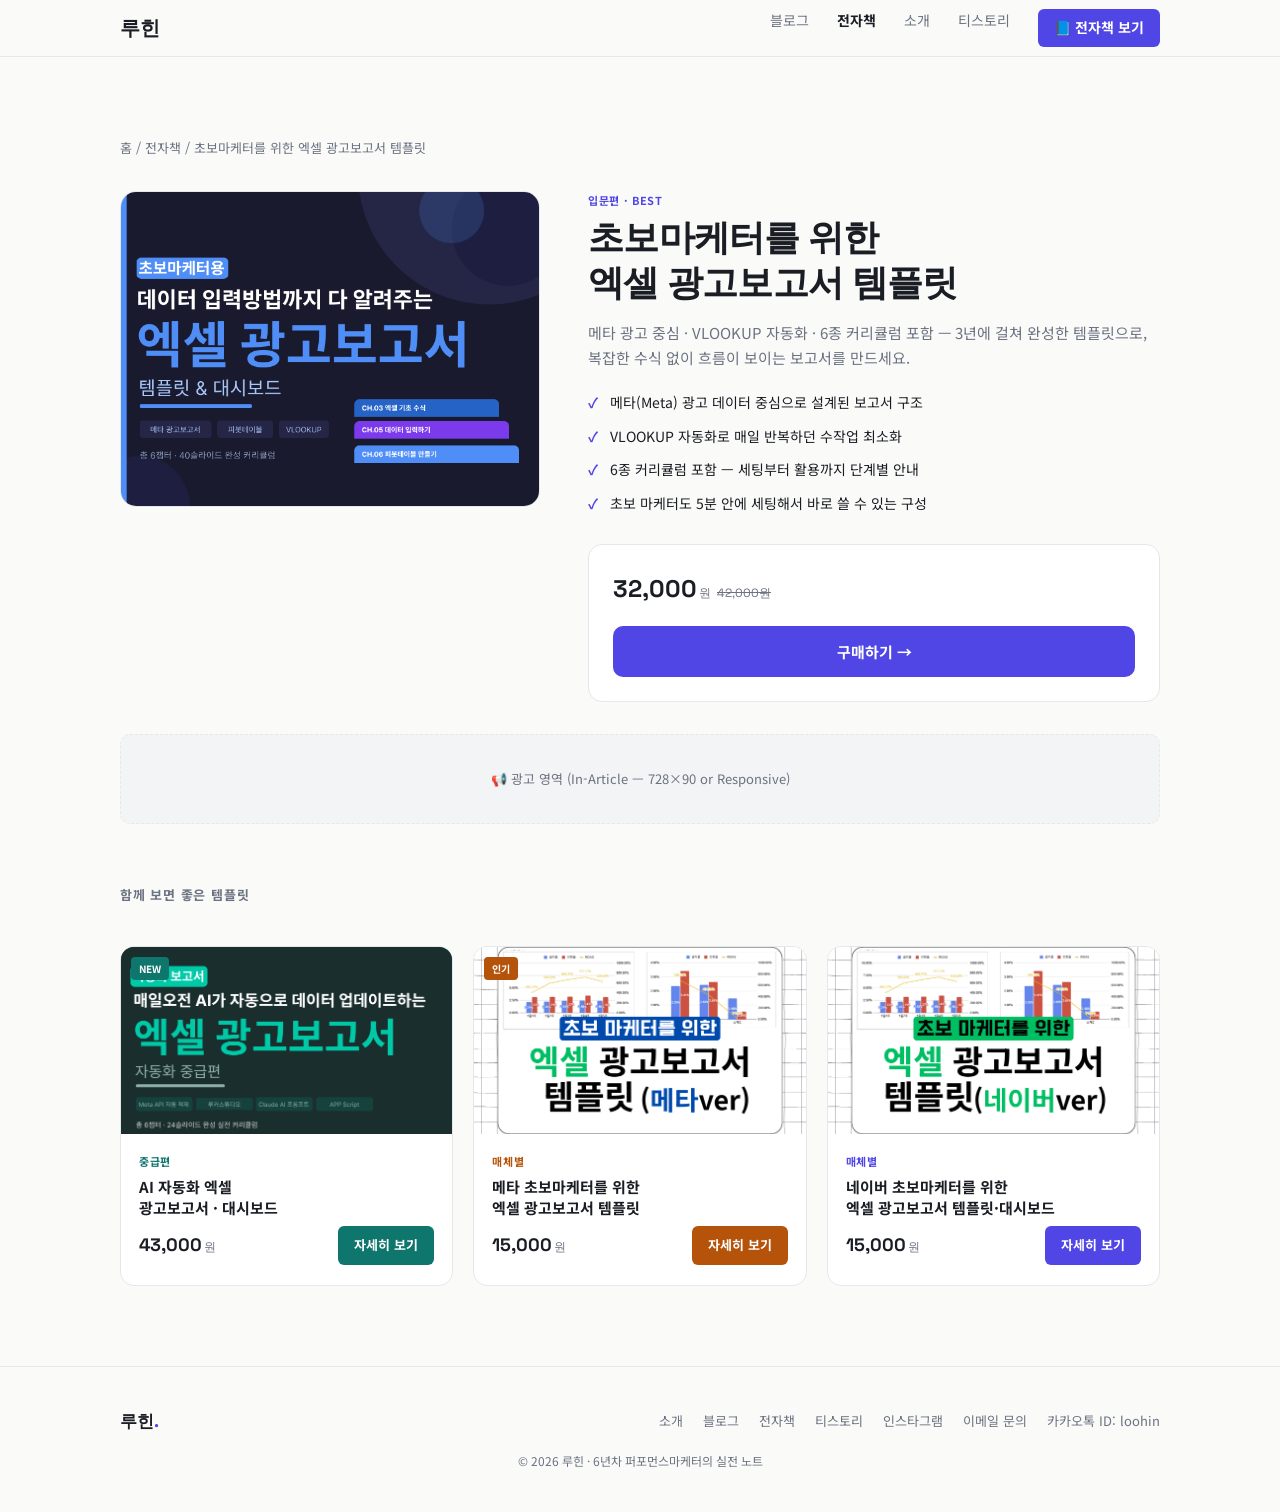
<file: e-books/excel-basic.html>
<!DOCTYPE html>
<html lang="ko">
<head>
<!-- Google Tag Manager -->
<script>(function(w,d,s,l,i){w[l]=w[l]||[];w[l].push({'gtm.start':
new Date().getTime(),event:'gtm.js'});var f=d.getElementsByTagName(s)[0],
j=d.createElement(s),dl=l!='dataLayer'?'&l='+l:'';j.async=true;j.src=
'https://www.googletagmanager.com/gtm.js?id='+i+dl;f.parentNode.insertBefore(j,f);
})(window,document,'script','dataLayer','GTM-K3PRHF26');</script>
<!-- End Google Tag Manager -->
  <meta charset="UTF-8" />
  <meta name="viewport" content="width=device-width, initial-scale=1.0" />
  <title>초보마케터를 위한 엑셀 광고보고서 템플릿 | 루힌 전자책</title>
  <meta name="description" content="메타 광고 중심의 VLOOKUP 자동화 엑셀 광고보고서 템플릿. 6종 커리큘럼 포함, 32,000원. 초보 마케터도 바로 쓸 수 있는 입문편." />
  <link rel="preconnect" href="https://fonts.googleapis.com" />
  <link rel="preconnect" href="https://fonts.gstatic.com" crossorigin />
  <link href="https://fonts.googleapis.com/css2?family=Noto+Sans+KR:wght@300;400;500;700&family=Space+Grotesk:wght@500;700&display=swap" rel="stylesheet" />
  <link rel="stylesheet" href="/style.css" />
</head>
<body>
<!-- Google Tag Manager (noscript) -->
<noscript><iframe src="https://www.googletagmanager.com/ns.html?id=GTM-K3PRHF26"
height="0" width="0" style="display:none;visibility:hidden"></iframe></noscript>
<!-- End Google Tag Manager (noscript) -->

<!-- ── NAV ────────────────────────────────────────────────── -->
<nav>
  <div class="wrap inner">
    <a href="/" class="logo">루힌</a>
    <div class="nav-links">
      <a href="/blog.html">블로그</a>
      <a href="/e-books.html" class="active">전자책</a>
      <a href="/about.html">소개</a>
      <a href="https://loohin.tistory.com" target="_blank">티스토리</a>
      <a href="/e-books.html" class="nav-cta">📘 전자책 보기</a>
    </div>
    <div class="hamburger" onclick="alert('모바일 메뉴 — 실제 구현 시 토글 추가')">☰</div>
  </div>
</nav>

<!-- ── DETAIL ──────────────────────────────────────────────── -->
<section class="section">
  <div class="wrap">
    <div class="breadcrumb"><a href="/">홈</a> / <a href="/e-books.html">전자책</a> / 초보마케터를 위한 엑셀 광고보고서 템플릿</div>

    <div class="detail-grid">
      <div class="detail-thumb">
        <img src="/images/thumb-1.png" alt="초보마케터를 위한 엑셀 광고보고서 템플릿, 대시보드" />
      </div>

      <div>
        <div class="pcard-category">입문편 · BEST</div>
        <h1 class="section-title">초보마케터를 위한<br />엑셀 광고보고서 템플릿</h1>
        <p class="section-sub">메타 광고 중심 · VLOOKUP 자동화 · 6종 커리큘럼 포함 — 3년에 걸쳐 완성한 템플릿으로, 복잡한 수식 없이 흐름이 보이는 보고서를 만드세요.</p>

        <ul class="feature-list">
          <li>메타(Meta) 광고 데이터 중심으로 설계된 보고서 구조</li>
          <li>VLOOKUP 자동화로 매일 반복하던 수작업 최소화</li>
          <li>6종 커리큘럼 포함 — 세팅부터 활용까지 단계별 안내</li>
          <li>초보 마케터도 5분 안에 세팅해서 바로 쓸 수 있는 구성</li>
        </ul>

        <div class="detail-price-box">
          <div class="pcard-price" style="font-size:24px">32,000<small>원</small><span class="pcard-price-original">42,000원</span></div>
          <a href="https://www.groble.im/products/cqSevc" target="_blank" class="btn-primary" style="display:block;text-align:center;margin-top:16px;">구매하기 →</a>
        </div>
      </div>
    </div>

    <div class="ad-slot">
      📢 광고 영역 (In-Article — 728×90 or Responsive)
    </div>

    <!-- ── RELATED ──────────────────────────────────────────── -->
    <div class="related-label">함께 보면 좋은 템플릿</div>
    <div class="products-grid">
      <div class="pcard">
        <a href="/e-books/ai-automation.html" class="pcard-thumb teal">
          <img src="/images/thumb-2.png" alt="AI 자동화 엑셀 광고보고서 템플릿, 대시보드" />
          <div class="pcard-thumb-tag" style="background:var(--accent2);">NEW</div>
        </a>
        <div class="pcard-body">
          <div class="pcard-category" style="color:var(--accent2);">중급편</div>
          <a href="/e-books/ai-automation.html" class="pcard-title">AI 자동화 엑셀<br />광고보고서 · 대시보드</a>
          <div class="pcard-footer">
            <div class="pcard-price">43,000<small>원</small></div>
            <a href="/e-books/ai-automation.html" class="pcard-btn" style="background:var(--accent2);">자세히 보기</a>
          </div>
        </div>
      </div>
      <div class="pcard">
        <a href="/e-books/meta-template.html" class="pcard-thumb white">
          <img src="/images/thumb-3.png" alt="메타 초보마케터를 위한 엑셀 광고보고서 템플릿, 대시보드" />
          <div class="pcard-thumb-tag" style="background:var(--warn);color:#FFFFFF;">인기</div>
        </a>
        <div class="pcard-body">
          <div class="pcard-category" style="color:var(--warn);">매체별</div>
          <a href="/e-books/meta-template.html" class="pcard-title">메타 초보마케터를 위한<br />엑셀 광고보고서 템플릿</a>
          <div class="pcard-footer">
            <div class="pcard-price">15,000<small>원</small></div>
            <a href="/e-books/meta-template.html" class="pcard-btn" style="background:var(--warn);">자세히 보기</a>
          </div>
        </div>
      </div>
      <div class="pcard">
        <a href="/e-books/naver-template.html" class="pcard-thumb green">
          <img src="/images/thumb-4.png" alt="네이버 초보마케터를 위한 엑셀 광고보고서 템플릿, 대시보드" />
        </a>
        <div class="pcard-body">
          <div class="pcard-category">매체별</div>
          <a href="/e-books/naver-template.html" class="pcard-title">네이버 초보마케터를 위한<br />엑셀 광고보고서 템플릿·대시보드</a>
          <div class="pcard-footer">
            <div class="pcard-price">15,000<small>원</small></div>
            <a href="/e-books/naver-template.html" class="pcard-btn">자세히 보기</a>
          </div>
        </div>
      </div>
    </div>
  </div>
</section>

<!-- ── FOOTER ──────────────────────────────────────────────── -->
<footer>
  <div class="wrap">
    <div class="footer-inner">
      <div class="footer-logo">루힌<span>.</span></div>
      <div class="footer-links">
        <a href="/about.html">소개</a>
        <a href="/blog.html">블로그</a>
        <a href="/e-books.html">전자책</a>
        <a href="https://loohin.tistory.com" target="_blank">티스토리</a>
        <a href="https://instagram.com" target="_blank">인스타그램</a>
        <a href="mailto:player.loohin@gmail.com">이메일 문의</a>
        <span style="font-size:13px;color:var(--muted)">카카오톡 ID: loohin</span>
      </div>
    </div>
    <p class="footer-copy">© 2026 루힌 · 6년차 퍼포먼스마케터의 실전 노트</p>
  </div>
</footer>

</body>
</html>
</file>
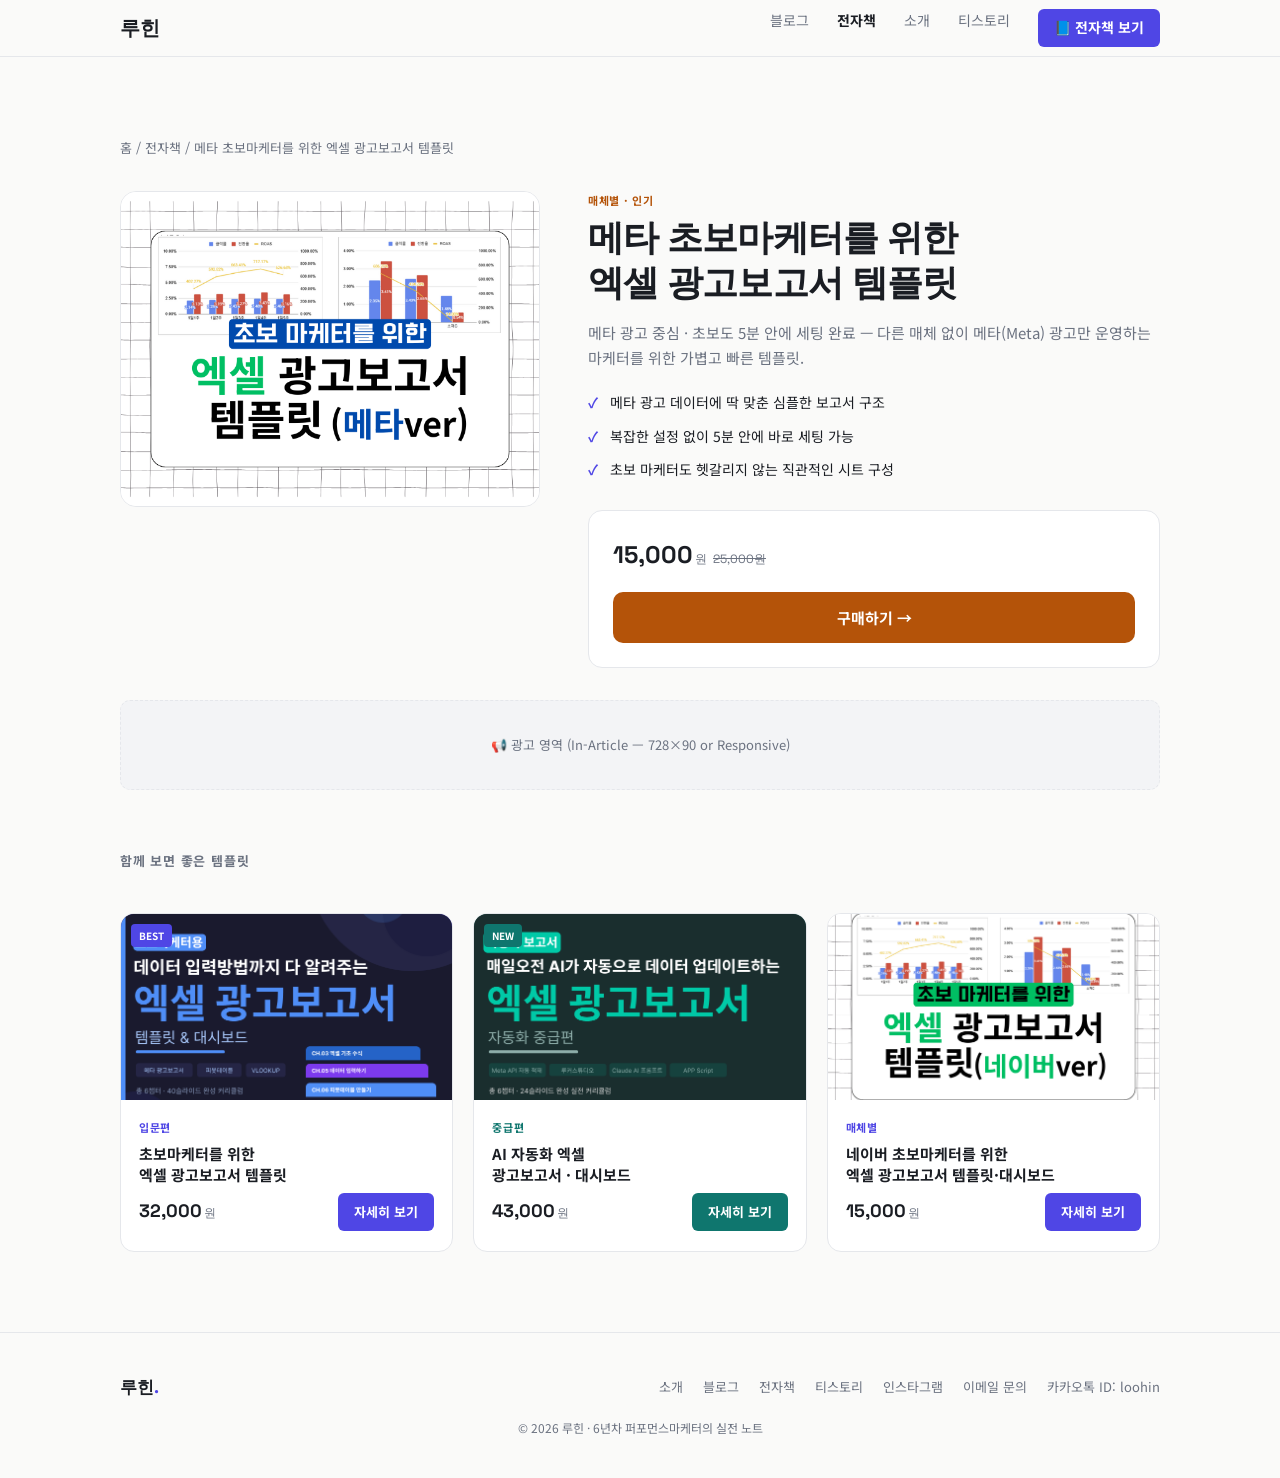
<file: e-books/meta-template.html>
<!DOCTYPE html>
<html lang="ko">
<head>
<!-- Google Tag Manager -->
<script>(function(w,d,s,l,i){w[l]=w[l]||[];w[l].push({'gtm.start':
new Date().getTime(),event:'gtm.js'});var f=d.getElementsByTagName(s)[0],
j=d.createElement(s),dl=l!='dataLayer'?'&l='+l:'';j.async=true;j.src=
'https://www.googletagmanager.com/gtm.js?id='+i+dl;f.parentNode.insertBefore(j,f);
})(window,document,'script','dataLayer','GTM-K3PRHF26');</script>
<!-- End Google Tag Manager -->
  <meta charset="UTF-8" />
  <meta name="viewport" content="width=device-width, initial-scale=1.0" />
  <title>메타 초보마케터를 위한 엑셀 광고보고서 템플릿 | 루힌 전자책</title>
  <meta name="description" content="메타 광고 중심, 초보도 5분 안에 세팅 가능한 엑셀 광고보고서 템플릿. 15,000원." />
  <link rel="preconnect" href="https://fonts.googleapis.com" />
  <link rel="preconnect" href="https://fonts.gstatic.com" crossorigin />
  <link href="https://fonts.googleapis.com/css2?family=Noto+Sans+KR:wght@300;400;500;700&family=Space+Grotesk:wght@500;700&display=swap" rel="stylesheet" />
  <link rel="stylesheet" href="/style.css" />
</head>
<body>
<!-- Google Tag Manager (noscript) -->
<noscript><iframe src="https://www.googletagmanager.com/ns.html?id=GTM-K3PRHF26"
height="0" width="0" style="display:none;visibility:hidden"></iframe></noscript>
<!-- End Google Tag Manager (noscript) -->

<!-- ── NAV ────────────────────────────────────────────────── -->
<nav>
  <div class="wrap inner">
    <a href="/" class="logo">루힌</a>
    <div class="nav-links">
      <a href="/blog.html">블로그</a>
      <a href="/e-books.html" class="active">전자책</a>
      <a href="/about.html">소개</a>
      <a href="https://loohin.tistory.com" target="_blank">티스토리</a>
      <a href="/e-books.html" class="nav-cta">📘 전자책 보기</a>
    </div>
    <div class="hamburger" onclick="alert('모바일 메뉴 — 실제 구현 시 토글 추가')">☰</div>
  </div>
</nav>

<!-- ── DETAIL ──────────────────────────────────────────────── -->
<section class="section">
  <div class="wrap">
    <div class="breadcrumb"><a href="/">홈</a> / <a href="/e-books.html">전자책</a> / 메타 초보마케터를 위한 엑셀 광고보고서 템플릿</div>

    <div class="detail-grid">
      <div class="detail-thumb">
        <img src="/images/thumb-3.png" alt="메타 초보마케터를 위한 엑셀 광고보고서 템플릿, 대시보드" />
      </div>

      <div>
        <div class="pcard-category" style="color:var(--warn);">매체별 · 인기</div>
        <h1 class="section-title">메타 초보마케터를 위한<br />엑셀 광고보고서 템플릿</h1>
        <p class="section-sub">메타 광고 중심 · 초보도 5분 안에 세팅 완료 — 다른 매체 없이 메타(Meta) 광고만 운영하는 마케터를 위한 가볍고 빠른 템플릿.</p>

        <ul class="feature-list">
          <li>메타 광고 데이터에 딱 맞춘 심플한 보고서 구조</li>
          <li>복잡한 설정 없이 5분 안에 바로 세팅 가능</li>
          <li>초보 마케터도 헷갈리지 않는 직관적인 시트 구성</li>
        </ul>

        <div class="detail-price-box">
          <div class="pcard-price" style="font-size:24px">15,000<small>원</small><span class="pcard-price-original">25,000원</span></div>
          <a href="https://www.groble.im/products/u3KdR9" target="_blank" class="btn-primary" style="display:block;text-align:center;margin-top:16px;background:var(--warn);">구매하기 →</a>
        </div>
      </div>
    </div>

    <div class="ad-slot">
      📢 광고 영역 (In-Article — 728×90 or Responsive)
    </div>

    <!-- ── RELATED ──────────────────────────────────────────── -->
    <div class="related-label">함께 보면 좋은 템플릿</div>
    <div class="products-grid">
      <div class="pcard">
        <a href="/e-books/excel-basic.html" class="pcard-thumb navy">
          <img src="/images/thumb-1.png" alt="초보마케터를 위한 엑셀 광고보고서 템플릿, 대시보드" />
          <div class="pcard-thumb-tag">BEST</div>
        </a>
        <div class="pcard-body">
          <div class="pcard-category">입문편</div>
          <a href="/e-books/excel-basic.html" class="pcard-title">초보마케터를 위한<br />엑셀 광고보고서 템플릿</a>
          <div class="pcard-footer">
            <div class="pcard-price">32,000<small>원</small></div>
            <a href="/e-books/excel-basic.html" class="pcard-btn">자세히 보기</a>
          </div>
        </div>
      </div>
      <div class="pcard">
        <a href="/e-books/ai-automation.html" class="pcard-thumb teal">
          <img src="/images/thumb-2.png" alt="AI 자동화 엑셀 광고보고서 템플릿, 대시보드" />
          <div class="pcard-thumb-tag" style="background:var(--accent2);">NEW</div>
        </a>
        <div class="pcard-body">
          <div class="pcard-category" style="color:var(--accent2);">중급편</div>
          <a href="/e-books/ai-automation.html" class="pcard-title">AI 자동화 엑셀<br />광고보고서 · 대시보드</a>
          <div class="pcard-footer">
            <div class="pcard-price">43,000<small>원</small></div>
            <a href="/e-books/ai-automation.html" class="pcard-btn" style="background:var(--accent2);">자세히 보기</a>
          </div>
        </div>
      </div>
      <div class="pcard">
        <a href="/e-books/naver-template.html" class="pcard-thumb green">
          <img src="/images/thumb-4.png" alt="네이버 초보마케터를 위한 엑셀 광고보고서 템플릿, 대시보드" />
        </a>
        <div class="pcard-body">
          <div class="pcard-category">매체별</div>
          <a href="/e-books/naver-template.html" class="pcard-title">네이버 초보마케터를 위한<br />엑셀 광고보고서 템플릿·대시보드</a>
          <div class="pcard-footer">
            <div class="pcard-price">15,000<small>원</small></div>
            <a href="/e-books/naver-template.html" class="pcard-btn">자세히 보기</a>
          </div>
        </div>
      </div>
    </div>
  </div>
</section>

<!-- ── FOOTER ──────────────────────────────────────────────── -->
<footer>
  <div class="wrap">
    <div class="footer-inner">
      <div class="footer-logo">루힌<span>.</span></div>
      <div class="footer-links">
        <a href="/about.html">소개</a>
        <a href="/blog.html">블로그</a>
        <a href="/e-books.html">전자책</a>
        <a href="https://loohin.tistory.com" target="_blank">티스토리</a>
        <a href="https://instagram.com" target="_blank">인스타그램</a>
        <a href="mailto:player.loohin@gmail.com">이메일 문의</a>
        <span style="font-size:13px;color:var(--muted)">카카오톡 ID: loohin</span>
      </div>
    </div>
    <p class="footer-copy">© 2026 루힌 · 6년차 퍼포먼스마케터의 실전 노트</p>
  </div>
</footer>

</body>
</html>
</file>
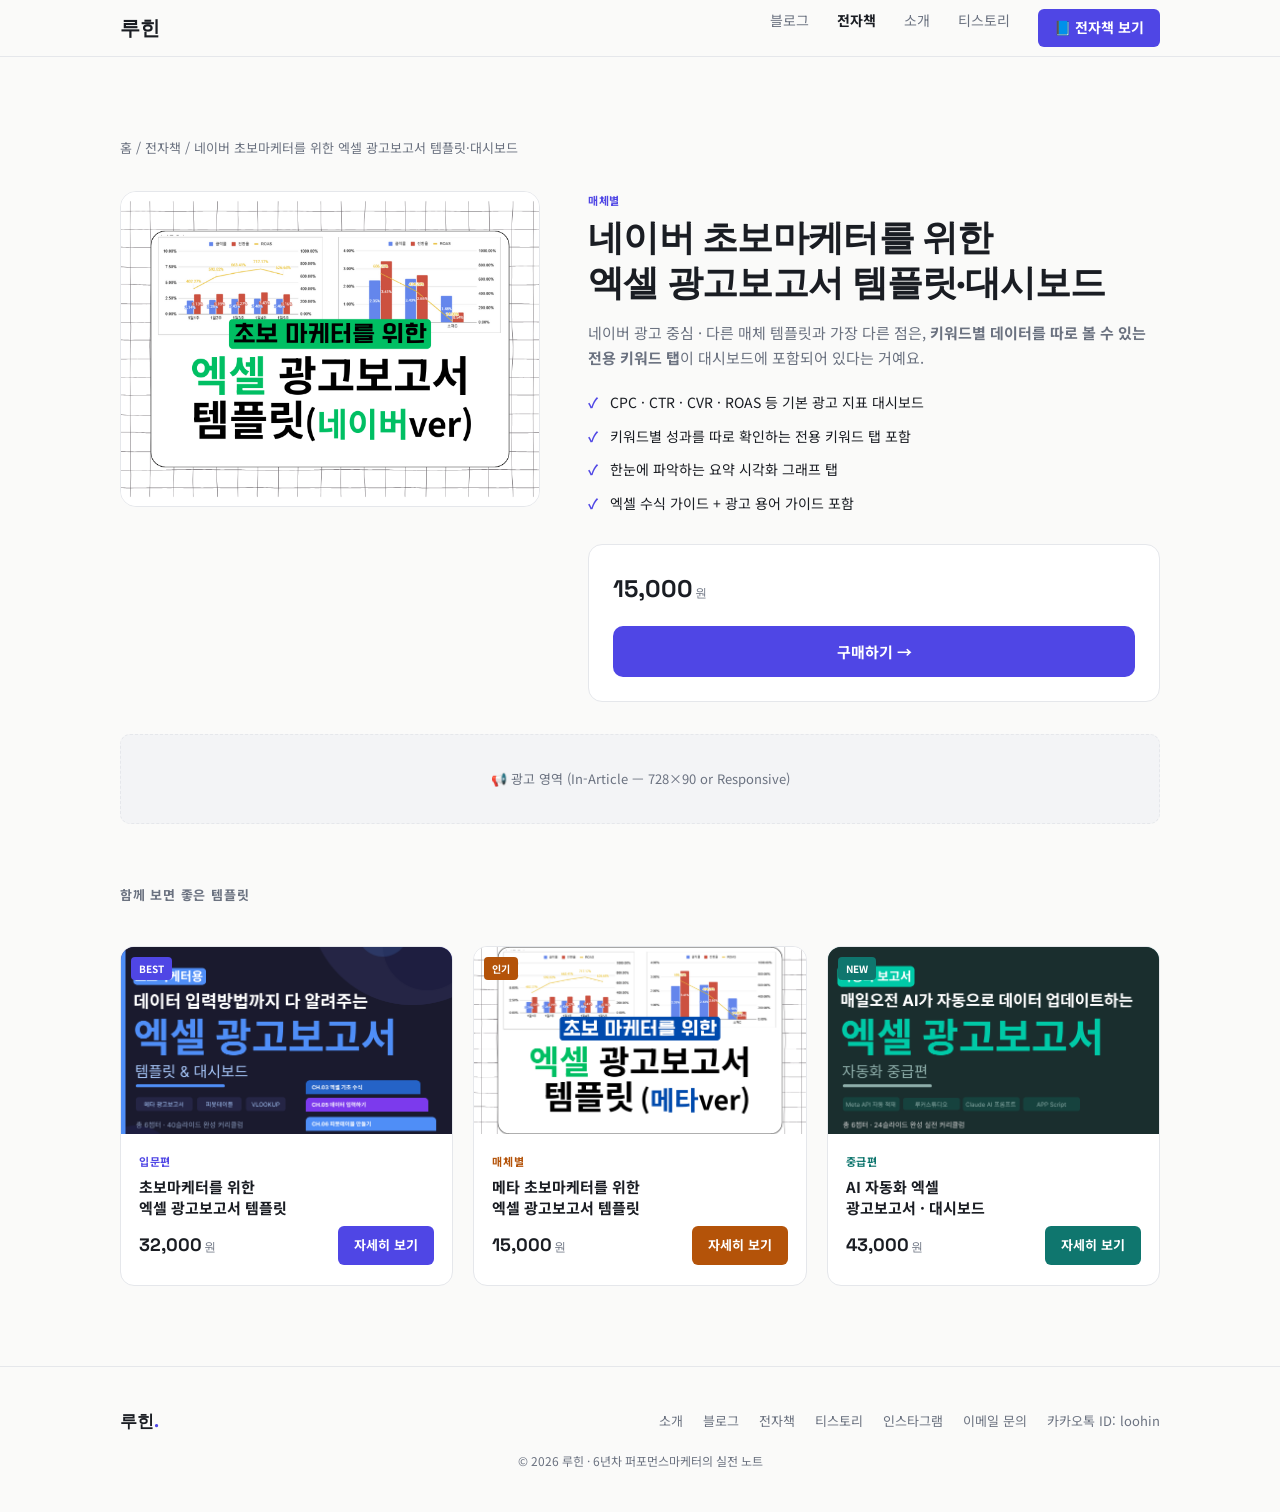
<file: e-books/naver-template.html>
<!DOCTYPE html>
<html lang="ko">
<head>
<!-- Google Tag Manager -->
<script>(function(w,d,s,l,i){w[l]=w[l]||[];w[l].push({'gtm.start':
new Date().getTime(),event:'gtm.js'});var f=d.getElementsByTagName(s)[0],
j=d.createElement(s),dl=l!='dataLayer'?'&l='+l:'';j.async=true;j.src=
'https://www.googletagmanager.com/gtm.js?id='+i+dl;f.parentNode.insertBefore(j,f);
})(window,document,'script','dataLayer','GTM-K3PRHF26');</script>
<!-- End Google Tag Manager -->
  <meta charset="UTF-8" />
  <meta name="viewport" content="width=device-width, initial-scale=1.0" />
  <title>네이버 초보마케터를 위한 엑셀 광고보고서 템플릿·대시보드 | 루힌 전자책</title>
  <meta name="description" content="네이버 광고 중심, 키워드별 데이터를 따로 보는 전용 키워드 탭을 포함한 엑셀 광고보고서 템플릿·대시보드. 15,000원." />
  <link rel="preconnect" href="https://fonts.googleapis.com" />
  <link rel="preconnect" href="https://fonts.gstatic.com" crossorigin />
  <link href="https://fonts.googleapis.com/css2?family=Noto+Sans+KR:wght@300;400;500;700&family=Space+Grotesk:wght@500;700&display=swap" rel="stylesheet" />
  <link rel="stylesheet" href="/style.css" />
</head>
<body>
<!-- Google Tag Manager (noscript) -->
<noscript><iframe src="https://www.googletagmanager.com/ns.html?id=GTM-K3PRHF26"
height="0" width="0" style="display:none;visibility:hidden"></iframe></noscript>
<!-- End Google Tag Manager (noscript) -->

<!-- ── NAV ────────────────────────────────────────────────── -->
<nav>
  <div class="wrap inner">
    <a href="/" class="logo">루힌</a>
    <div class="nav-links">
      <a href="/blog.html">블로그</a>
      <a href="/e-books.html" class="active">전자책</a>
      <a href="/about.html">소개</a>
      <a href="https://loohin.tistory.com" target="_blank">티스토리</a>
      <a href="/e-books.html" class="nav-cta">📘 전자책 보기</a>
    </div>
    <div class="hamburger" onclick="alert('모바일 메뉴 — 실제 구현 시 토글 추가')">☰</div>
  </div>
</nav>

<!-- ── DETAIL ──────────────────────────────────────────────── -->
<section class="section">
  <div class="wrap">
    <div class="breadcrumb"><a href="/">홈</a> / <a href="/e-books.html">전자책</a> / 네이버 초보마케터를 위한 엑셀 광고보고서 템플릿·대시보드</div>

    <div class="detail-grid">
      <div class="detail-thumb">
        <img src="/images/thumb-4.png" alt="네이버 초보마케터를 위한 엑셀 광고보고서 템플릿, 대시보드" />
      </div>

      <div>
        <div class="pcard-category">매체별</div>
        <h1 class="section-title">네이버 초보마케터를 위한<br />엑셀 광고보고서 템플릿·대시보드</h1>
        <p class="section-sub">네이버 광고 중심 · 다른 매체 템플릿과 가장 다른 점은, <strong>키워드별 데이터를 따로 볼 수 있는 전용 키워드 탭</strong>이 대시보드에 포함되어 있다는 거예요.</p>

        <ul class="feature-list">
          <li>CPC · CTR · CVR · ROAS 등 기본 광고 지표 대시보드</li>
          <li>키워드별 성과를 따로 확인하는 전용 키워드 탭 포함</li>
          <li>한눈에 파악하는 요약 시각화 그래프 탭</li>
          <li>엑셀 수식 가이드 + 광고 용어 가이드 포함</li>
        </ul>

        <div class="detail-price-box">
          <div class="pcard-price" style="font-size:24px">15,000<small>원</small></div>
          <a href="https://www.groble.im/products/9UVRhi" target="_blank" class="btn-primary" style="display:block;text-align:center;margin-top:16px;">구매하기 →</a>
        </div>
      </div>
    </div>

    <div class="ad-slot">
      📢 광고 영역 (In-Article — 728×90 or Responsive)
    </div>

    <!-- ── RELATED ──────────────────────────────────────────── -->
    <div class="related-label">함께 보면 좋은 템플릿</div>
    <div class="products-grid">
      <div class="pcard">
        <a href="/e-books/excel-basic.html" class="pcard-thumb navy">
          <img src="/images/thumb-1.png" alt="초보마케터를 위한 엑셀 광고보고서 템플릿, 대시보드" />
          <div class="pcard-thumb-tag">BEST</div>
        </a>
        <div class="pcard-body">
          <div class="pcard-category">입문편</div>
          <a href="/e-books/excel-basic.html" class="pcard-title">초보마케터를 위한<br />엑셀 광고보고서 템플릿</a>
          <div class="pcard-footer">
            <div class="pcard-price">32,000<small>원</small></div>
            <a href="/e-books/excel-basic.html" class="pcard-btn">자세히 보기</a>
          </div>
        </div>
      </div>
      <div class="pcard">
        <a href="/e-books/meta-template.html" class="pcard-thumb white">
          <img src="/images/thumb-3.png" alt="메타 초보마케터를 위한 엑셀 광고보고서 템플릿, 대시보드" />
          <div class="pcard-thumb-tag" style="background:var(--warn);color:#FFFFFF;">인기</div>
        </a>
        <div class="pcard-body">
          <div class="pcard-category" style="color:var(--warn);">매체별</div>
          <a href="/e-books/meta-template.html" class="pcard-title">메타 초보마케터를 위한<br />엑셀 광고보고서 템플릿</a>
          <div class="pcard-footer">
            <div class="pcard-price">15,000<small>원</small></div>
            <a href="/e-books/meta-template.html" class="pcard-btn" style="background:var(--warn);">자세히 보기</a>
          </div>
        </div>
      </div>
      <div class="pcard">
        <a href="/e-books/ai-automation.html" class="pcard-thumb teal">
          <img src="/images/thumb-2.png" alt="AI 자동화 엑셀 광고보고서 템플릿, 대시보드" />
          <div class="pcard-thumb-tag" style="background:var(--accent2);">NEW</div>
        </a>
        <div class="pcard-body">
          <div class="pcard-category" style="color:var(--accent2);">중급편</div>
          <a href="/e-books/ai-automation.html" class="pcard-title">AI 자동화 엑셀<br />광고보고서 · 대시보드</a>
          <div class="pcard-footer">
            <div class="pcard-price">43,000<small>원</small></div>
            <a href="/e-books/ai-automation.html" class="pcard-btn" style="background:var(--accent2);">자세히 보기</a>
          </div>
        </div>
      </div>
    </div>
  </div>
</section>

<!-- ── FOOTER ──────────────────────────────────────────────── -->
<footer>
  <div class="wrap">
    <div class="footer-inner">
      <div class="footer-logo">루힌<span>.</span></div>
      <div class="footer-links">
        <a href="/about.html">소개</a>
        <a href="/blog.html">블로그</a>
        <a href="/e-books.html">전자책</a>
        <a href="https://loohin.tistory.com" target="_blank">티스토리</a>
        <a href="https://instagram.com" target="_blank">인스타그램</a>
        <a href="mailto:player.loohin@gmail.com">이메일 문의</a>
        <span style="font-size:13px;color:var(--muted)">카카오톡 ID: loohin</span>
      </div>
    </div>
    <p class="footer-copy">© 2026 루힌 · 6년차 퍼포먼스마케터의 실전 노트</p>
  </div>
</footer>

</body>
</html>
</file>
<file: style.css>
/* ── TOKENS ───────────────────────────────────────────── */
:root {
  --bg:        #FAFAF9;
  --surface:   #FFFFFF;
  --card:      #F3F4F6;
  --border:    #E5E7EB;
  --accent:    #4F46E5;   /* 시그니처 인디고 */
  --accent2:   #0F766E;   /* 보조 틸 */
  --warn:      #B45309;   /* 전자책 뱃지 */
  --text:      #1A1D23;
  --muted:     #6B7280;
  --radius:    10px;
  --ff-display: 'Space Grotesk', sans-serif;
  --ff-body:    'Noto Sans KR', sans-serif;
}

/* ── RESET ────────────────────────────────────────────── */
*, *::before, *::after { box-sizing: border-box; margin: 0; padding: 0; }
html { scroll-behavior: smooth; }
body {
  background: var(--bg);
  color: var(--text);
  font-family: var(--ff-body);
  font-size: 15px;
  line-height: 1.7;
}
a { color: inherit; text-decoration: none; }
img { max-width: 100%; display: block; }

/* ── LAYOUT HELPERS ───────────────────────────────────── */
.wrap { max-width: 1080px; margin: 0 auto; padding: 0 20px; }
.section { padding: 80px 0; }
.section-sm { padding: 48px 0; }

/* ── NAV ──────────────────────────────────────────────── */
nav {
  position: sticky; top: 0; z-index: 100;
  background: rgba(250,250,249,.92);
  backdrop-filter: blur(12px);
  border-bottom: 1px solid var(--border);
}
nav .inner {
  display: flex; align-items: center; justify-content: space-between;
  height: 56px;
}
.logo {
  font-family: var(--ff-display);
  font-size: 20px; font-weight: 700;
  letter-spacing: -.5px;
}
.logo span { color: var(--accent); }
.nav-links { display: flex; gap: 28px; }
.nav-links a {
  font-size: 14px; color: var(--muted);
  transition: color .2s;
}
.nav-links a:hover { color: var(--text); }
.nav-links a.active { color: var(--text); font-weight: 700; }
.nav-cta {
  background: var(--accent);
  color: #FFFFFF !important;
  font-weight: 700; font-size: 13px;
  padding: 7px 16px; border-radius: 6px;
}
.hamburger { display: none; cursor: pointer; }

/* ── HERO ─────────────────────────────────────────────── */
.hero {
  padding: 100px 0 80px;
  position: relative; overflow: hidden;
}
.hero-grid {
  display: grid; grid-template-columns: 1fr 420px;
  gap: 60px; align-items: center;
}
.hero-eyebrow {
  display: inline-flex; align-items: center; gap: 8px;
  font-size: 12px; font-weight: 500;
  color: var(--accent); letter-spacing: .08em;
  text-transform: uppercase;
  background: rgba(79,70,229,.08);
  border: 1px solid rgba(79,70,229,.2);
  padding: 5px 12px; border-radius: 999px;
  margin-bottom: 20px;
}
.hero-eyebrow::before {
  content: '';
  width: 6px; height: 6px; border-radius: 50%;
  background: var(--accent);
  animation: pulse 2s infinite;
}
@keyframes pulse {
  0%,100% { opacity: 1; } 50% { opacity: .3; }
}
.hero h1 {
  font-family: var(--ff-display);
  font-size: clamp(32px, 4vw, 52px);
  font-weight: 700; line-height: 1.2;
  letter-spacing: -.03em;
  margin-bottom: 20px;
}
.hero h1 em {
  font-style: normal; color: var(--accent);
}
.hero-desc {
  color: var(--muted); font-size: 16px;
  line-height: 1.8; margin-bottom: 36px;
  max-width: 460px;
}
.hero-btns { display: flex; gap: 12px; flex-wrap: wrap; }
.btn-primary {
  background: var(--accent); color: #FFFFFF;
  font-weight: 700; font-size: 15px;
  padding: 13px 28px; border-radius: var(--radius);
  transition: opacity .2s, transform .15s;
  display: inline-block;
}
.btn-primary:hover { opacity: .88; transform: translateY(-1px); }
.btn-secondary {
  background: transparent;
  border: 1px solid var(--border); color: var(--text);
  font-size: 15px; padding: 13px 28px;
  border-radius: var(--radius);
  transition: border-color .2s;
  display: inline-block;
}
.btn-secondary:hover { border-color: var(--muted); }

/* hero stats */
.hero-stats {
  display: flex; gap: 32px; margin-top: 48px;
}
.stat-item { }
.stat-num {
  font-family: var(--ff-display);
  font-size: 28px; font-weight: 700;
  color: var(--text);
}
.stat-num span { color: var(--accent); }
.stat-label { font-size: 12px; color: var(--muted); margin-top: 2px; }

/* hero card */
.hero-card {
  background: var(--surface);
  border: 1px solid var(--border);
  border-radius: 16px;
  overflow: hidden;
  box-shadow: 0 12px 32px rgba(17,24,39,.06);
}
.hero-card-header {
  background: var(--card);
  padding: 16px 20px;
  display: flex; align-items: center; gap: 10px;
  border-bottom: 1px solid var(--border);
}
.dot { width: 10px; height: 10px; border-radius: 50%; }
.dot-r { background: #FF5F57; }
.dot-y { background: #FFBD2E; }
.dot-g { background: #28CA41; }
.hero-card-title {
  font-size: 13px; color: var(--muted);
  margin-left: 4px;
}
.hero-card-body { padding: 24px 20px; }
.product-card-mini {
  background: var(--bg);
  border: 1px solid var(--border);
  border-radius: 8px;
  padding: 14px 16px;
  margin-bottom: 10px;
  display: flex; align-items: center; gap: 14px;
}
.product-card-mini:last-child { margin-bottom: 0; }
.product-icon {
  width: 40px; height: 40px; border-radius: 8px;
  display: flex; align-items: center; justify-content: center;
  font-size: 18px; flex-shrink: 0;
}
.icon-navy { background: #3730A3; }
.icon-teal { background: #115E59; }
.product-name { font-size: 13px; font-weight: 500; }
.product-price {
  font-size: 12px; color: var(--accent);
  font-weight: 700; margin-top: 2px;
}
.product-badge {
  margin-left: auto;
  background: rgba(180,83,9,.12);
  color: var(--warn);
  font-size: 11px; font-weight: 700;
  padding: 3px 8px; border-radius: 4px;
}

/* ── SECTION LABEL ────────────────────────────────────── */
.section-label {
  font-size: 12px; font-weight: 700;
  letter-spacing: .1em; text-transform: uppercase;
  color: var(--accent); margin-bottom: 10px;
}
.section-title {
  font-family: var(--ff-display);
  font-size: clamp(22px, 3vw, 36px);
  font-weight: 700; letter-spacing: -.02em;
  line-height: 1.25;
  margin-bottom: 14px;
}
.section-sub { color: var(--muted); font-size: 15px; }

/* ── DIVIDER ──────────────────────────────────────────── */
.divider { border: none; border-top: 1px solid var(--border); }

/* ── AD SLOT ──────────────────────────────────────────── */
.ad-slot {
  background: var(--card);
  border: 1px dashed var(--border);
  border-radius: var(--radius);
  display: flex; align-items: center; justify-content: center;
  color: var(--muted); font-size: 13px;
  min-height: 90px;
  margin: 32px 0;
}

/* ── BREADCRUMB ───────────────────────────────────────── */
.breadcrumb { font-size: 13px; color: var(--muted); margin-bottom: 20px; }
.breadcrumb a { color: var(--muted); }
.breadcrumb a:hover { color: var(--accent); }

/* ── PRODUCTS ─────────────────────────────────────────── */
.products-grid {
  display: grid;
  grid-template-columns: repeat(3, 1fr);
  gap: 20px;
  margin-top: 40px;
}
.pcard {
  background: var(--surface);
  border: 1px solid var(--border);
  border-radius: 14px;
  overflow: hidden;
  transition: transform .2s, border-color .2s, box-shadow .2s;
}
.pcard:hover {
  transform: translateY(-4px);
  border-color: rgba(79,70,229,.35);
  box-shadow: 0 12px 28px rgba(17,24,39,.08);
}
.pcard-thumb {
  width: 100%; aspect-ratio: 16/9;
  display: flex; align-items: center; justify-content: center;
  font-size: 32px;
  position: relative;
}
.pcard-thumb.navy { background: linear-gradient(135deg, #312E81 0%, #4338CA 100%); }
.pcard-thumb.teal { background: linear-gradient(135deg, #134E4A 0%, #115E59 100%); }
.pcard-thumb.white { background: linear-gradient(135deg, #F3F4F6 0%, #E5E7EB 100%); }
.pcard-thumb.green { background: linear-gradient(135deg, #03C75A 0%, #02A94D 100%); }
.pcard-thumb img { width: 100%; height: 100%; object-fit: cover; }
.pcard-thumb-tag {
  position: absolute; top: 10px; left: 10px;
  background: var(--accent); color: #FFFFFF;
  font-size: 10px; font-weight: 700;
  padding: 3px 8px; border-radius: 4px;
}
.pcard-body { padding: 18px 18px 20px; }
.pcard-category {
  font-size: 11px; color: var(--accent);
  font-weight: 700; letter-spacing: .06em;
  text-transform: uppercase; margin-bottom: 6px;
}
.pcard-title { font-size: 15px; font-weight: 700; line-height: 1.4; margin-bottom: 8px; display: block; }
.pcard-title:hover { color: var(--accent); }
.pcard-desc { font-size: 13px; color: var(--muted); margin-bottom: 16px; line-height: 1.6; }
.pcard-footer {
  display: flex; align-items: center; justify-content: space-between;
}
.pcard-price {
  font-family: var(--ff-display);
  font-size: 18px; font-weight: 700; color: var(--text);
}
.pcard-price small {
  font-size: 12px; color: var(--muted);
  font-weight: 400; margin-left: 2px;
}
.pcard-price-original {
  font-size: 12px; color: var(--muted);
  font-weight: 400; text-decoration: line-through;
  margin-left: 6px;
}
.pcard-btn {
  background: var(--accent); color: #FFFFFF;
  font-size: 13px; font-weight: 700;
  padding: 8px 16px; border-radius: 6px;
  transition: opacity .2s;
}
.pcard-btn:hover { opacity: .82; }

/* ── PRODUCT DETAIL ───────────────────────────────────── */
.detail-grid {
  display: grid; grid-template-columns: 420px 1fr;
  gap: 48px; margin-top: 32px; align-items: start;
}
.detail-thumb {
  border-radius: 16px; overflow: hidden;
  border: 1px solid var(--border);
  position: sticky; top: 80px;
}
.detail-thumb img { width: 100%; display: block; }
.detail-price-box {
  background: var(--surface);
  border: 1px solid var(--border);
  border-radius: 14px;
  padding: 24px; margin-top: 28px;
}
.feature-list { list-style: none; margin: 20px 0; display: flex; flex-direction: column; gap: 10px; }
.feature-list li { font-size: 14px; color: var(--text); padding-left: 22px; position: relative; }
.feature-list li::before { content: '✓'; position: absolute; left: 0; color: var(--accent); font-weight: 700; }
.related-label { font-size: 13px; font-weight: 700; color: var(--muted); letter-spacing: .06em; text-transform: uppercase; margin: 60px 0 20px; }

/* ── POSTS ────────────────────────────────────────────── */
.posts-layout {
  display: grid;
  grid-template-columns: 1fr 300px;
  gap: 40px;
  margin-top: 40px;
}
.post-list { display: flex; flex-direction: column; gap: 20px; }
.post-item {
  display: flex; gap: 18px;
  background: var(--surface);
  border: 1px solid var(--border);
  border-radius: 12px; padding: 20px;
  transition: border-color .2s, box-shadow .2s;
}
.post-item:hover { border-color: rgba(79,70,229,.25); box-shadow: 0 8px 20px rgba(17,24,39,.06); }
.post-num {
  font-family: var(--ff-display);
  font-size: 32px; font-weight: 700;
  color: var(--border); line-height: 1;
  flex-shrink: 0; padding-top: 2px;
}
.post-meta-top {
  display: flex; gap: 8px; flex-wrap: wrap;
  margin-bottom: 6px;
}
.tag {
  font-size: 11px; font-weight: 600;
  padding: 2px 8px; border-radius: 4px;
}
.tag-marketing { background: rgba(79,70,229,.1); color: var(--accent); }
.tag-product   { background: rgba(15,118,110,.1); color: var(--accent2); }
.tag-life      { background: rgba(180,83,9,.1); color: var(--warn); }
.post-title { font-size: 15px; font-weight: 600; margin-bottom: 6px; line-height: 1.5; }
.post-excerpt { font-size: 13px; color: var(--muted); line-height: 1.6; }
.post-date { font-size: 12px; color: var(--muted); margin-top: 8px; }

/* sidebar */
.sidebar { display: flex; flex-direction: column; gap: 20px; }
.sidebar-card {
  background: var(--surface);
  border: 1px solid var(--border);
  border-radius: 12px; padding: 20px;
}
.sidebar-title {
  font-size: 13px; font-weight: 700;
  color: var(--muted); letter-spacing: .06em;
  text-transform: uppercase; margin-bottom: 14px;
}
.tag-cloud { display: flex; flex-wrap: wrap; gap: 8px; }
.tag-cloud a {
  font-size: 12px; padding: 4px 10px;
  background: var(--card); border: 1px solid var(--border);
  border-radius: 6px; color: var(--muted);
  transition: color .2s, border-color .2s;
}
.tag-cloud a:hover { color: var(--accent); border-color: var(--accent); }

/* ── ABOUT ────────────────────────────────────────────── */
.about-grid {
  display: grid; grid-template-columns: 1fr 1fr;
  gap: 60px; align-items: center;
  margin-top: 40px;
}
.about-label {
  display: inline-block;
  background: rgba(79,70,229,.08);
  color: var(--accent);
  font-size: 12px; font-weight: 700;
  padding: 4px 10px; border-radius: 4px;
  margin-bottom: 16px;
}
.about-title {
  font-family: var(--ff-display);
  font-size: clamp(20px, 2.5vw, 30px);
  font-weight: 700; line-height: 1.35;
  margin-bottom: 16px;
}
.about-body { color: var(--muted); font-size: 15px; line-height: 1.8; }
.skills-list { margin-top: 28px; display: flex; flex-wrap: wrap; gap: 8px; }
.skill-chip {
  font-size: 12px; font-weight: 600;
  padding: 5px 12px; border-radius: 999px;
  border: 1px solid var(--border); color: var(--muted);
}
.about-right {
  background: var(--surface);
  border: 1px solid var(--border);
  border-radius: 16px; padding: 28px;
}
.career-row {
  display: flex; gap: 16px;
  padding: 14px 0;
  border-bottom: 1px solid var(--border);
}
.career-row:last-child { border-bottom: none; }
.career-year {
  font-size: 12px; color: var(--accent); font-weight: 700;
  min-width: 60px; padding-top: 2px;
}
.career-content { font-size: 14px; line-height: 1.6; }
.career-content strong { font-weight: 600; }
.career-content span { display: block; font-size: 12px; color: var(--muted); margin-top: 2px; }

/* ── CTA BAND ─────────────────────────────────────────── */
.cta-band {
  background: linear-gradient(135deg, rgba(79,70,229,.06) 0%, rgba(15,118,110,.06) 100%);
  border: 1px solid rgba(79,70,229,.15);
  border-radius: 20px;
  padding: 56px 48px;
  text-align: center;
  margin: 80px 0;
}
.cta-band h2 {
  font-family: var(--ff-display);
  font-size: clamp(22px, 3vw, 36px);
  font-weight: 700; margin-bottom: 12px;
}
.cta-band p { color: var(--muted); font-size: 16px; margin-bottom: 28px; }
.cta-btns { display: flex; gap: 12px; justify-content: center; flex-wrap: wrap; }

/* ── FOOTER ───────────────────────────────────────────── */
footer {
  border-top: 1px solid var(--border);
  padding: 40px 0;
}
.footer-inner {
  display: flex; align-items: center; justify-content: space-between;
}
.footer-logo { font-family: var(--ff-display); font-weight: 700; font-size: 17px; }
.footer-logo span { color: var(--accent); }
.footer-links { display: flex; gap: 20px; flex-wrap: wrap; }
.footer-links a { font-size: 13px; color: var(--muted); }
.footer-links a:hover { color: var(--text); }
.footer-copy { font-size: 12px; color: var(--muted); margin-top: 16px; text-align: center; }

/* ── MOBILE ───────────────────────────────────────────── */
@media (max-width: 768px) {
  .hero-grid, .about-grid, .detail-grid { grid-template-columns: 1fr; }
  .hero-card { display: none; }
  .detail-thumb { position: static; }
  .products-grid { grid-template-columns: 1fr; }
  .posts-layout { grid-template-columns: 1fr; }
  .sidebar { display: none; }
  .footer-inner { flex-direction: column; gap: 16px; text-align: center; }
  .nav-links { display: none; }
  .hamburger { display: block; }
  .hero-stats { gap: 20px; }
  .cta-band { padding: 36px 24px; }
}
</file>
